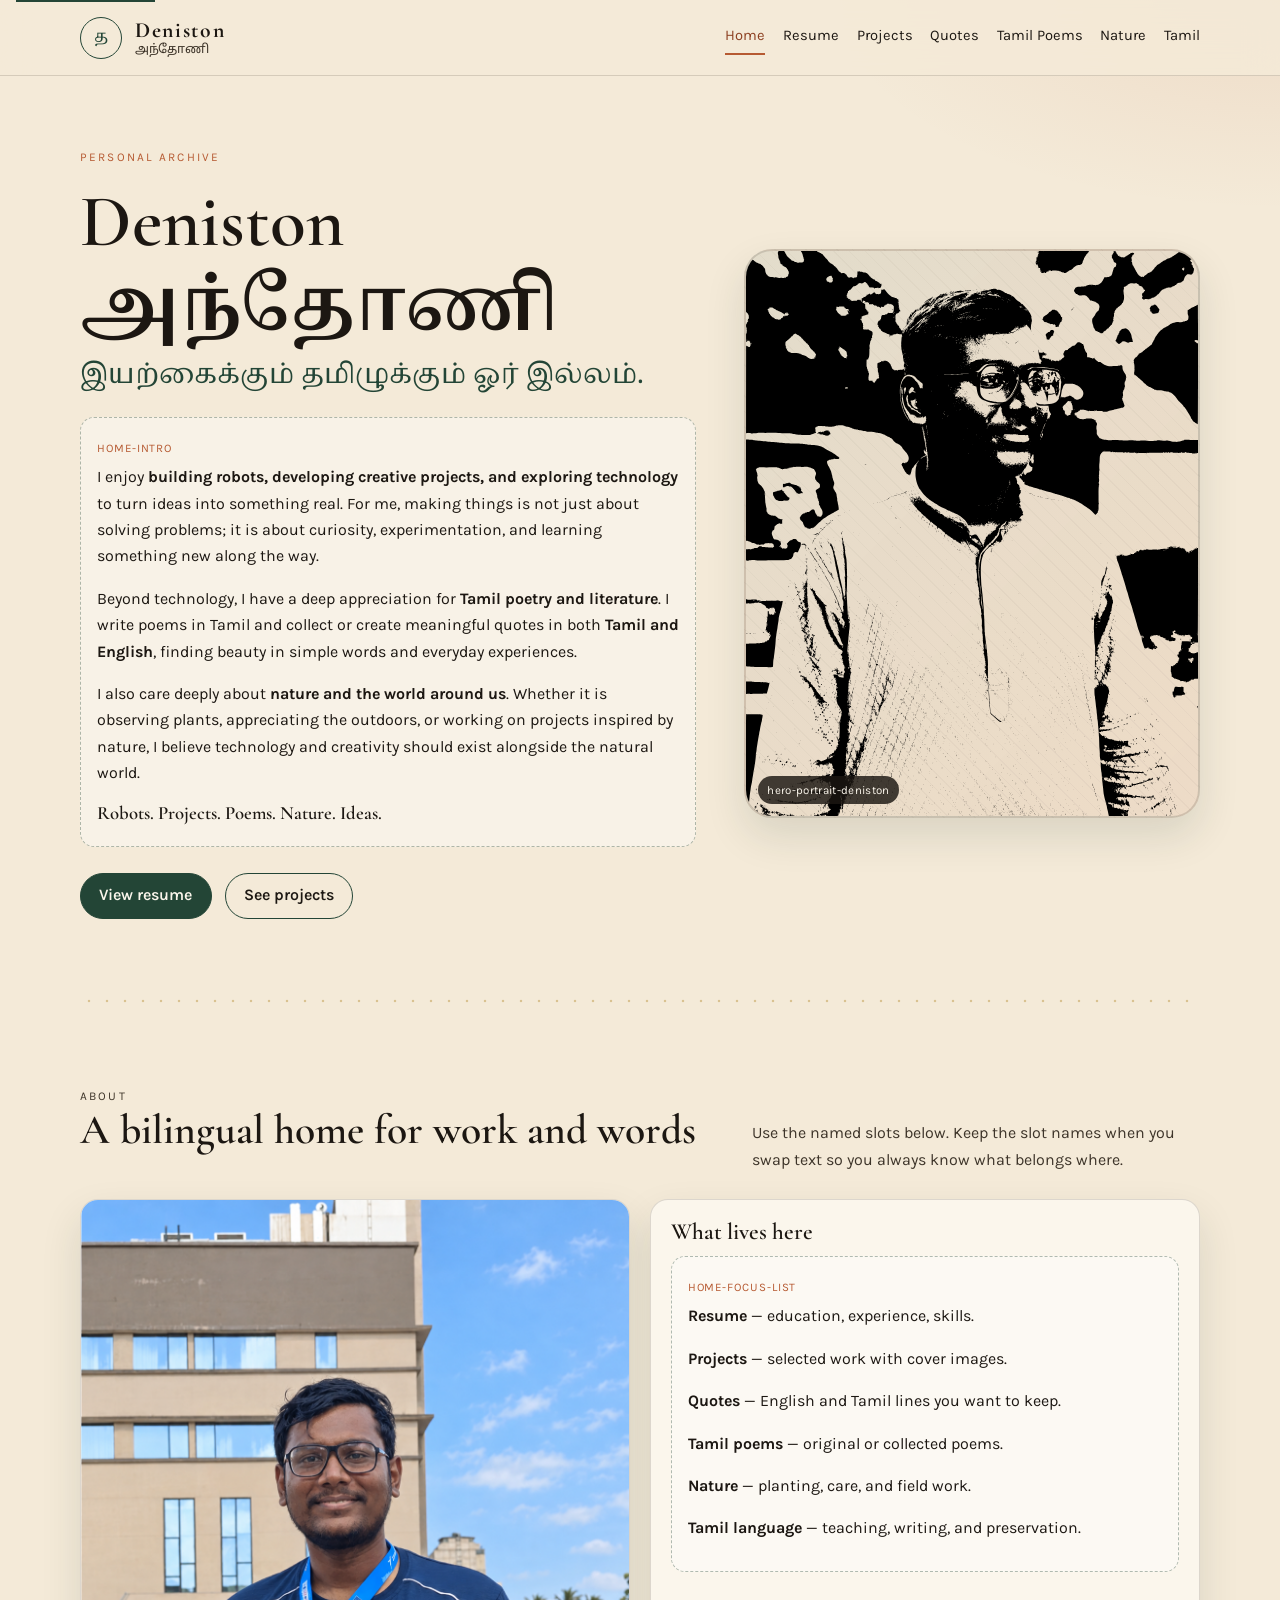
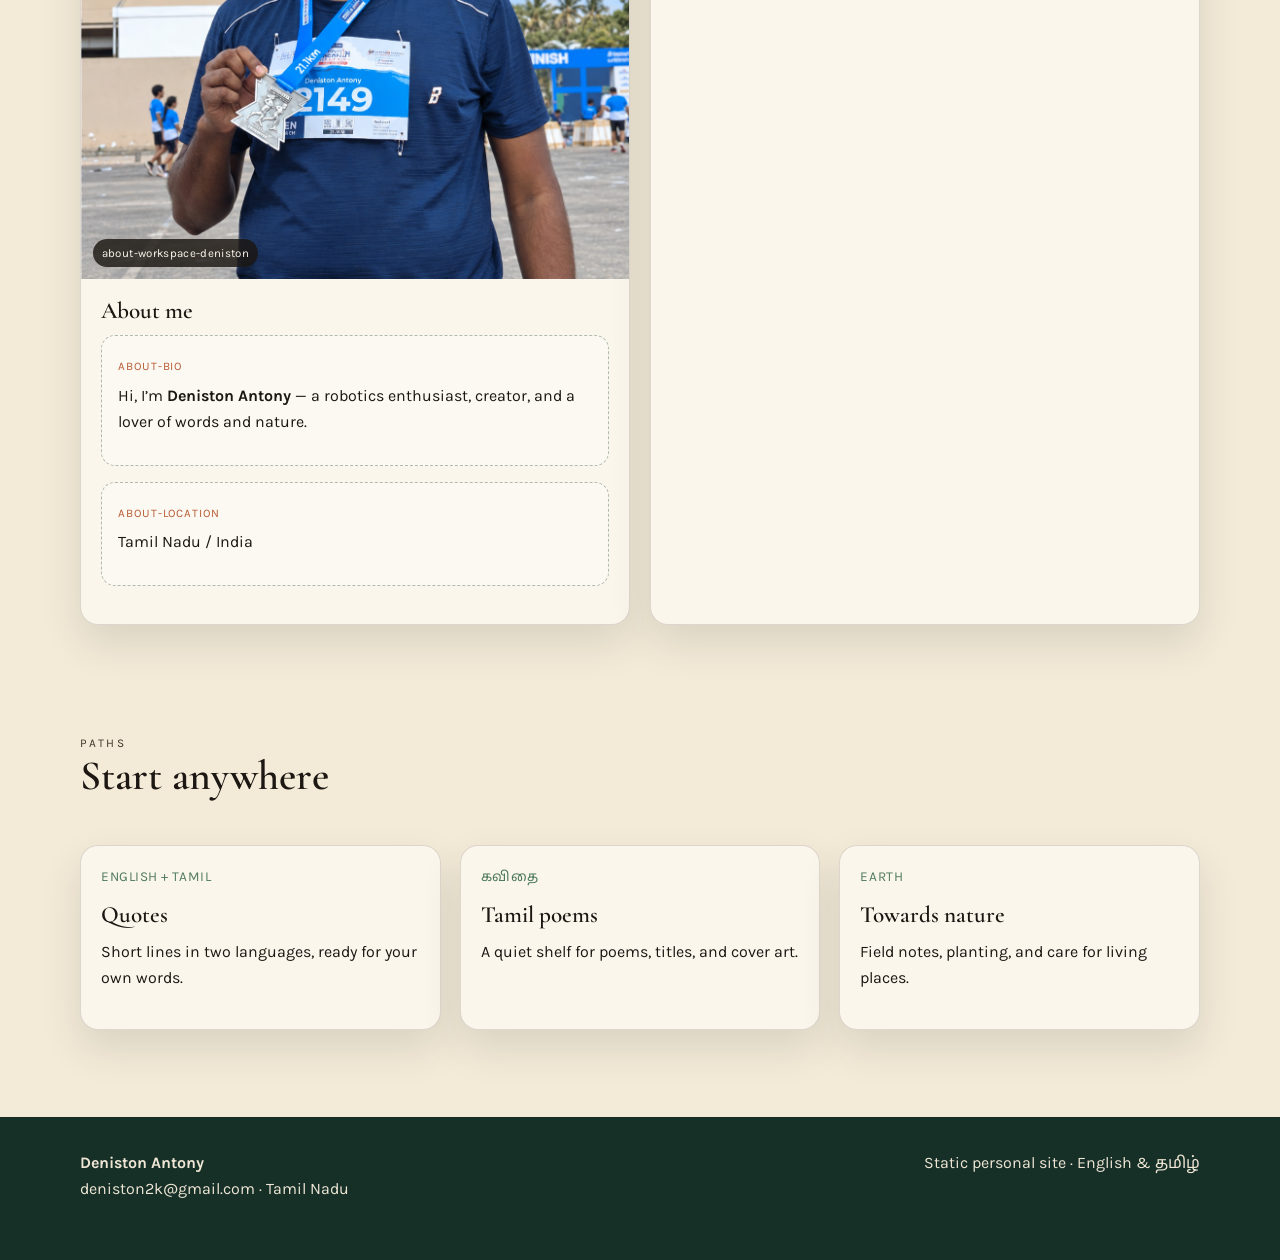
<file: index.html>
<!DOCTYPE html>
<html lang="en">
<head>
  <meta charset="UTF-8">
  <meta name="viewport" content="width=device-width, initial-scale=1.0">
  <link rel="icon" href="images/favicon.svg" type="image/svg+xml">
  <title>Deniston Antony | Home</title>
  <meta name="description" content="Personal website of Deniston — resume, projects, English and Tamil quotes, Tamil poems, and work for nature and the Tamil language.">
  <link rel="preconnect" href="https://fonts.googleapis.com">
  <link rel="preconnect" href="https://fonts.gstatic.com" crossorigin>
  <link href="https://fonts.googleapis.com/css2?family=Cormorant+Garamond:ital,wght@0,500;0,600;0,700;1,500&family=Karla:wght@400;500;600;700&family=Noto+Sans+Tamil:wght@400;500;600&family=Noto+Serif+Tamil:wght@400;600;700&display=swap" rel="stylesheet">
  <link rel="stylesheet" href="css/style.css">
</head>
<body>
  <a class="skip-link" href="#main">Skip to content</a>
  <header class="site-header">
    <div class="header-inner">
      <a class="brand" href="index.html">
        <span class="brand-mark">த</span>
        <span class="brand-name">
          <strong>Deniston </strong>
          <span> அந்தோணி</span>
        </span>
      </a>
      <button class="nav-toggle" type="button" aria-expanded="false" aria-label="Open menu"><span></span><span></span><span></span></button>
      <nav class="site-nav" aria-label="Primary">
        <a href="index.html" aria-current="page">Home</a>
        <a href="resume.html">Resume</a>
        <a href="projects.html">Projects</a>
        <a href="quotes.html">Quotes</a>
        <a href="poems.html">Tamil Poems</a>
        <a href="nature.html">Nature</a>
        <a href="tamil.html">Tamil</a>
      </nav>
    </div>
  </header>

  <main id="main" class="wrap">
    <section class="hero">
      <div>
        <p class="kicker">Personal archive</p>
        <h1>Deniston அந்தோணி</h1>
        <p class="tamil-lead">இயற்கைக்கும் தமிழுக்கும் ஓர் இல்லம்.</p>
        <div class="content-slot">
          <span class="slot-name">home-intro</span>
          

        <p>
            I enjoy <strong>building robots, developing creative projects,
            and exploring technology</strong> to turn ideas into something real.
            For me, making things is not just about solving problems; it is about
            curiosity, experimentation, and learning something new along the way.
        </p>

        <p>
            Beyond technology, I have a deep appreciation for
            <strong>Tamil poetry and literature</strong>. I write poems in Tamil
            and collect or create meaningful quotes in both
            <strong>Tamil and English</strong>, finding beauty in simple words
            and everyday experiences.
        </p>

        <p>
            I also care deeply about <strong>nature and the world around us</strong>.
            Whether it is observing plants, appreciating the outdoors, or working
            on projects inspired by nature, I believe technology and creativity
            should exist alongside the natural world.
        </p>

        <h3>Robots. Projects. Poems. Nature. Ideas.</h3>

        </div>
        <div class="actions">
          <a class="btn btn-primary" href="resume.html">View resume</a>
          <a class="btn btn-ghost" href="projects.html">See projects</a>
        </div>
      </div>
      <figure class="img-slot portrait">
        <img src="images/hero-portrait-deniston.svg" alt="Placeholder named hero-portrait-deniston">
        <figcaption class="slot-badge">hero-portrait-deniston</figcaption>
      </figure>
    </section>

    <div class="kolam" aria-hidden="true"></div>

    <section class="section">
      <div class="section-head">
        <div>
          <p class="kicker">About</p>
          <h2>A bilingual home for work and words</h2>
        </div>
        <p>Use the named slots below. Keep the slot names when you swap text so you always know what belongs where.</p>
      </div>
      <div class="grid-2">
        <article class="card">
          <div class="img-slot wide">
            <img src="images/about-workspace-deniston.png" alt="Placeholder named about-workspace-deniston">
            <span class="slot-badge">about-workspace-deniston</span>
          </div>
          <div class="card-body">
            <h3>About me</h3>
            <div class="content-slot">
              <span class="slot-name">about-bio</span>
              <p>
                Hi, I’m <strong>Deniston Antony</strong> — a robotics enthusiast, creator,
                and a lover of words and nature.
            </p>
            </div>
            <div class="content-slot">
              <span class="slot-name">about-location</span>
              <p>Tamil Nadu / India</p>
            </div>
          </div>
        </article>
        <article class="card">
          <div class="card-body">
            <h3>What lives here</h3>
            <div class="content-slot">
              <span class="slot-name">home-focus-list</span>
              <p><strong>Resume</strong> — education, experience, skills.</p>
              <p><strong>Projects</strong> — selected work with cover images.</p>
              <p><strong>Quotes</strong> — English and Tamil lines you want to keep.</p>
              <p><strong>Tamil poems</strong> — original or collected poems.</p>
              <p><strong>Nature</strong> — planting, care, and field work.</p>
              <p><strong>Tamil language</strong> — teaching, writing, and preservation.</p>
            </div>
          </div>
        </article>
      </div>
    </section>

    <section class="section">
      <div class="section-head">
        <div>
          <p class="kicker">Paths</p>
          <h2>Start anywhere</h2>
        </div>
      </div>
      <div class="grid-3">
        <a class="card" href="quotes.html">
          <div class="card-body">
            <p class="meta">English + Tamil</p>
            <h3>Quotes</h3>
            <p>Short lines in two languages, ready for your own words.</p>
          </div>
        </a>
        <a class="card" href="poems.html">
          <div class="card-body">
            <p class="meta">கவிதை</p>
            <h3>Tamil poems</h3>
            <p>A quiet shelf for poems, titles, and cover art.</p>
          </div>
        </a>
        <a class="card" href="nature.html">
          <div class="card-body">
            <p class="meta">Earth</p>
            <h3>Towards nature</h3>
            <p>Field notes, planting, and care for living places.</p>
          </div>
        </a>
      </div>
    </section>
  </main>

  <footer class="site-footer">
    <div class="footer-inner">
      <div>
        <strong>Deniston Antony</strong>
        <p>deniston2k@gmail.com · Tamil Nadu</p>
      </div>
      <p>Static personal site · English &amp; தமிழ்</p>
    </div>
  </footer>
  <script src="js/main.js"></script>
</body>
</html>
</file>
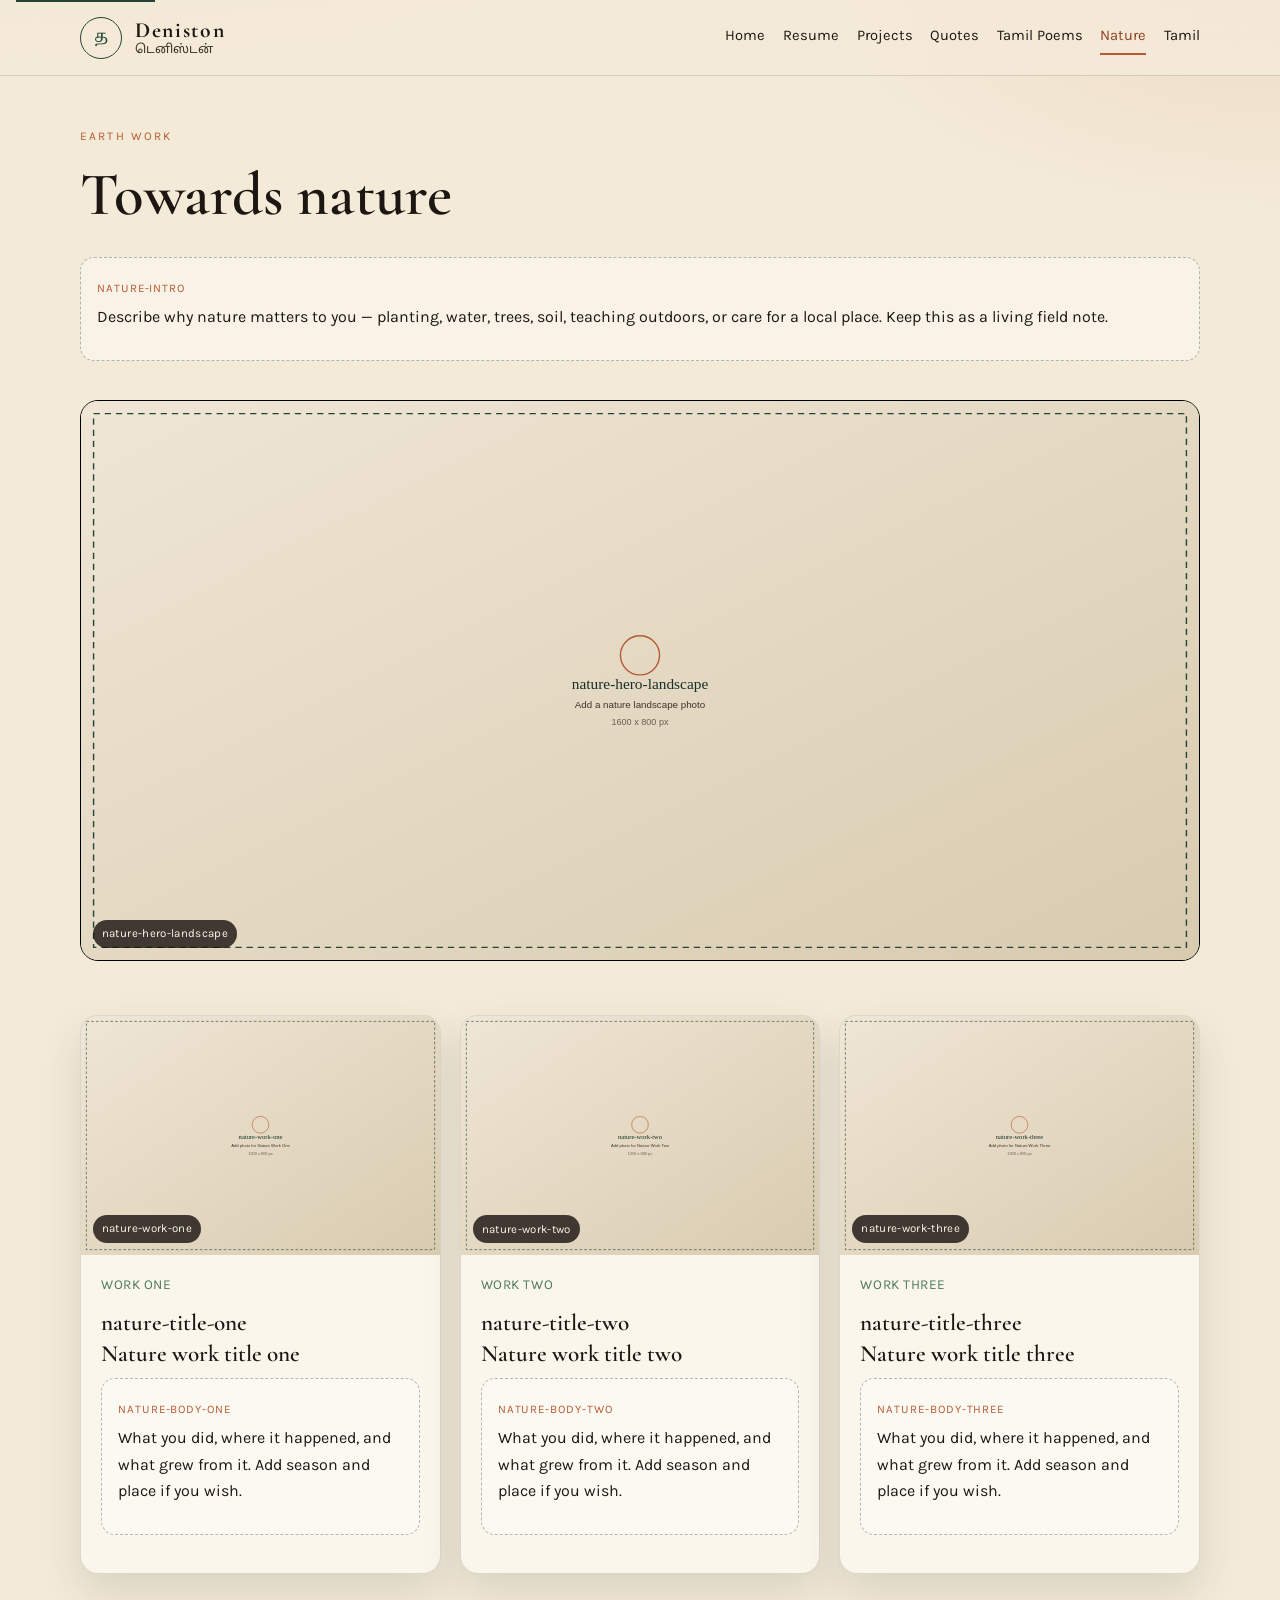
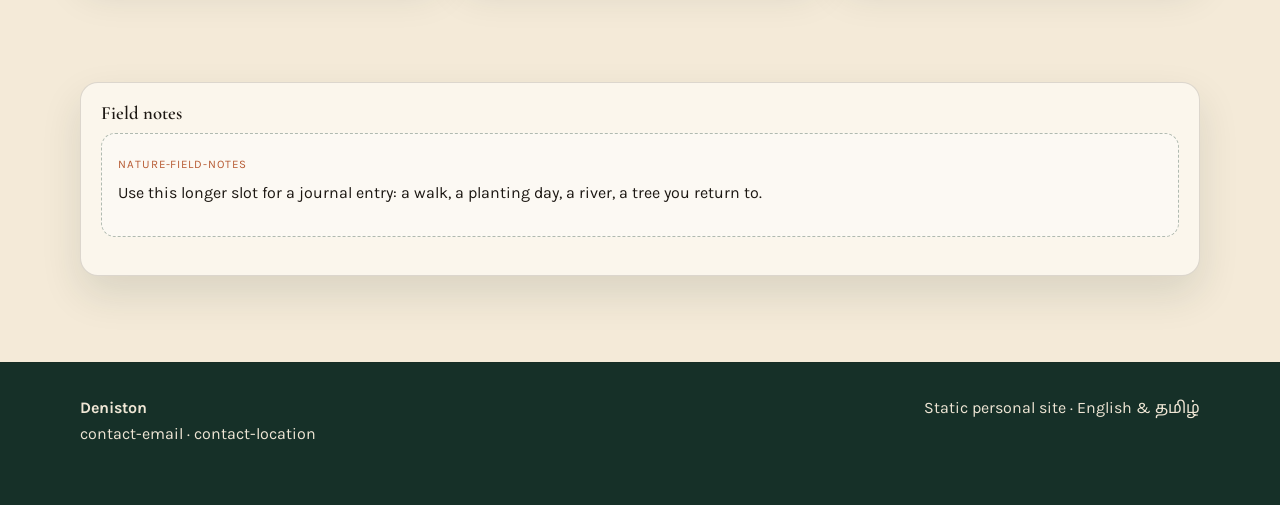
<file: nature.html>
<!DOCTYPE html>
<html lang="en">
<head>
  <meta charset="UTF-8">
  <meta name="viewport" content="width=device-width, initial-scale=1.0">
  <link rel="icon" href="images/favicon.svg" type="image/svg+xml">
  <title>Deniston | Towards Nature</title>
  <link rel="preconnect" href="https://fonts.googleapis.com">
  <link rel="preconnect" href="https://fonts.gstatic.com" crossorigin>
  <link href="https://fonts.googleapis.com/css2?family=Cormorant+Garamond:ital,wght@0,500;0,600;0,700;1,500&family=Karla:wght@400;500;600;700&family=Noto+Sans+Tamil:wght@400;500;600&family=Noto+Serif+Tamil:wght@400;600;700&display=swap" rel="stylesheet">
  <link rel="stylesheet" href="css/style.css">
</head>
<body>
  <a class="skip-link" href="#main">Skip to content</a>
  <header class="site-header">
    <div class="header-inner">
      <a class="brand" href="index.html">
        <span class="brand-mark">த</span>
        <span class="brand-name">
          <strong>Deniston</strong>
          <span>டெனிஸ்டன்</span>
        </span>
      </a>
      <button class="nav-toggle" type="button" aria-expanded="false" aria-label="Open menu"><span></span><span></span><span></span></button>
      <nav class="site-nav" aria-label="Primary">
        <a href="index.html">Home</a>
        <a href="resume.html">Resume</a>
        <a href="projects.html">Projects</a>
        <a href="quotes.html">Quotes</a>
        <a href="poems.html">Tamil Poems</a>
        <a href="nature.html" aria-current="page">Nature</a>
        <a href="tamil.html">Tamil</a>
      </nav>
    </div>
  </header>

  <main id="main" class="wrap">
    <section class="page-hero">
      <p class="kicker">Earth work</p>
      <h1>Towards nature</h1>
      <div class="content-slot">
        <span class="slot-name">nature-intro</span>
        <p>Describe why nature matters to you — planting, water, trees, soil, teaching outdoors, or care for a local place. Keep this as a living field note.</p>
      </div>
    </section>

    <figure class="img-slot banner">
      <img src="images/nature-hero-landscape.svg" alt="Placeholder named nature-hero-landscape">
      <figcaption class="slot-badge">nature-hero-landscape</figcaption>
    </figure>

    <section class="section grid-3">
      <article class="card">
        <div class="img-slot">
          <img src="images/nature-work-one.svg" alt="Placeholder named nature-work-one">
          <span class="slot-badge">nature-work-one</span>
        </div>
        <div class="card-body">
          <p class="meta">Work one</p>
          <h3>
            <span class="slot-name">nature-title-one</span>
            Nature work title one
          </h3>
          <div class="content-slot">
            <span class="slot-name">nature-body-one</span>
            <p>What you did, where it happened, and what grew from it. Add season and place if you wish.</p>
          </div>
        </div>
      </article>

      <article class="card">
        <div class="img-slot">
          <img src="images/nature-work-two.svg" alt="Placeholder named nature-work-two">
          <span class="slot-badge">nature-work-two</span>
        </div>
        <div class="card-body">
          <p class="meta">Work two</p>
          <h3>
            <span class="slot-name">nature-title-two</span>
            Nature work title two
          </h3>
          <div class="content-slot">
            <span class="slot-name">nature-body-two</span>
            <p>What you did, where it happened, and what grew from it. Add season and place if you wish.</p>
          </div>
        </div>
      </article>

      <article class="card">
        <div class="img-slot">
          <img src="images/nature-work-three.svg" alt="Placeholder named nature-work-three">
          <span class="slot-badge">nature-work-three</span>
        </div>
        <div class="card-body">
          <p class="meta">Work three</p>
          <h3>
            <span class="slot-name">nature-title-three</span>
            Nature work title three
          </h3>
          <div class="content-slot">
            <span class="slot-name">nature-body-three</span>
            <p>What you did, where it happened, and what grew from it. Add season and place if you wish.</p>
          </div>
        </div>
      </article>
    </section>

    <section class="section">
      <article class="resume-block">
        <h3>Field notes</h3>
        <div class="content-slot">
          <span class="slot-name">nature-field-notes</span>
          <p>Use this longer slot for a journal entry: a walk, a planting day, a river, a tree you return to.</p>
        </div>
      </article>
    </section>
  </main>

  <footer class="site-footer">
    <div class="footer-inner">
      <div>
        <strong>Deniston</strong>
        <p>contact-email · contact-location</p>
      </div>
      <p>Static personal site · English &amp; தமிழ்</p>
    </div>
  </footer>
  <script src="js/main.js"></script>
</body>
</html>
</file>
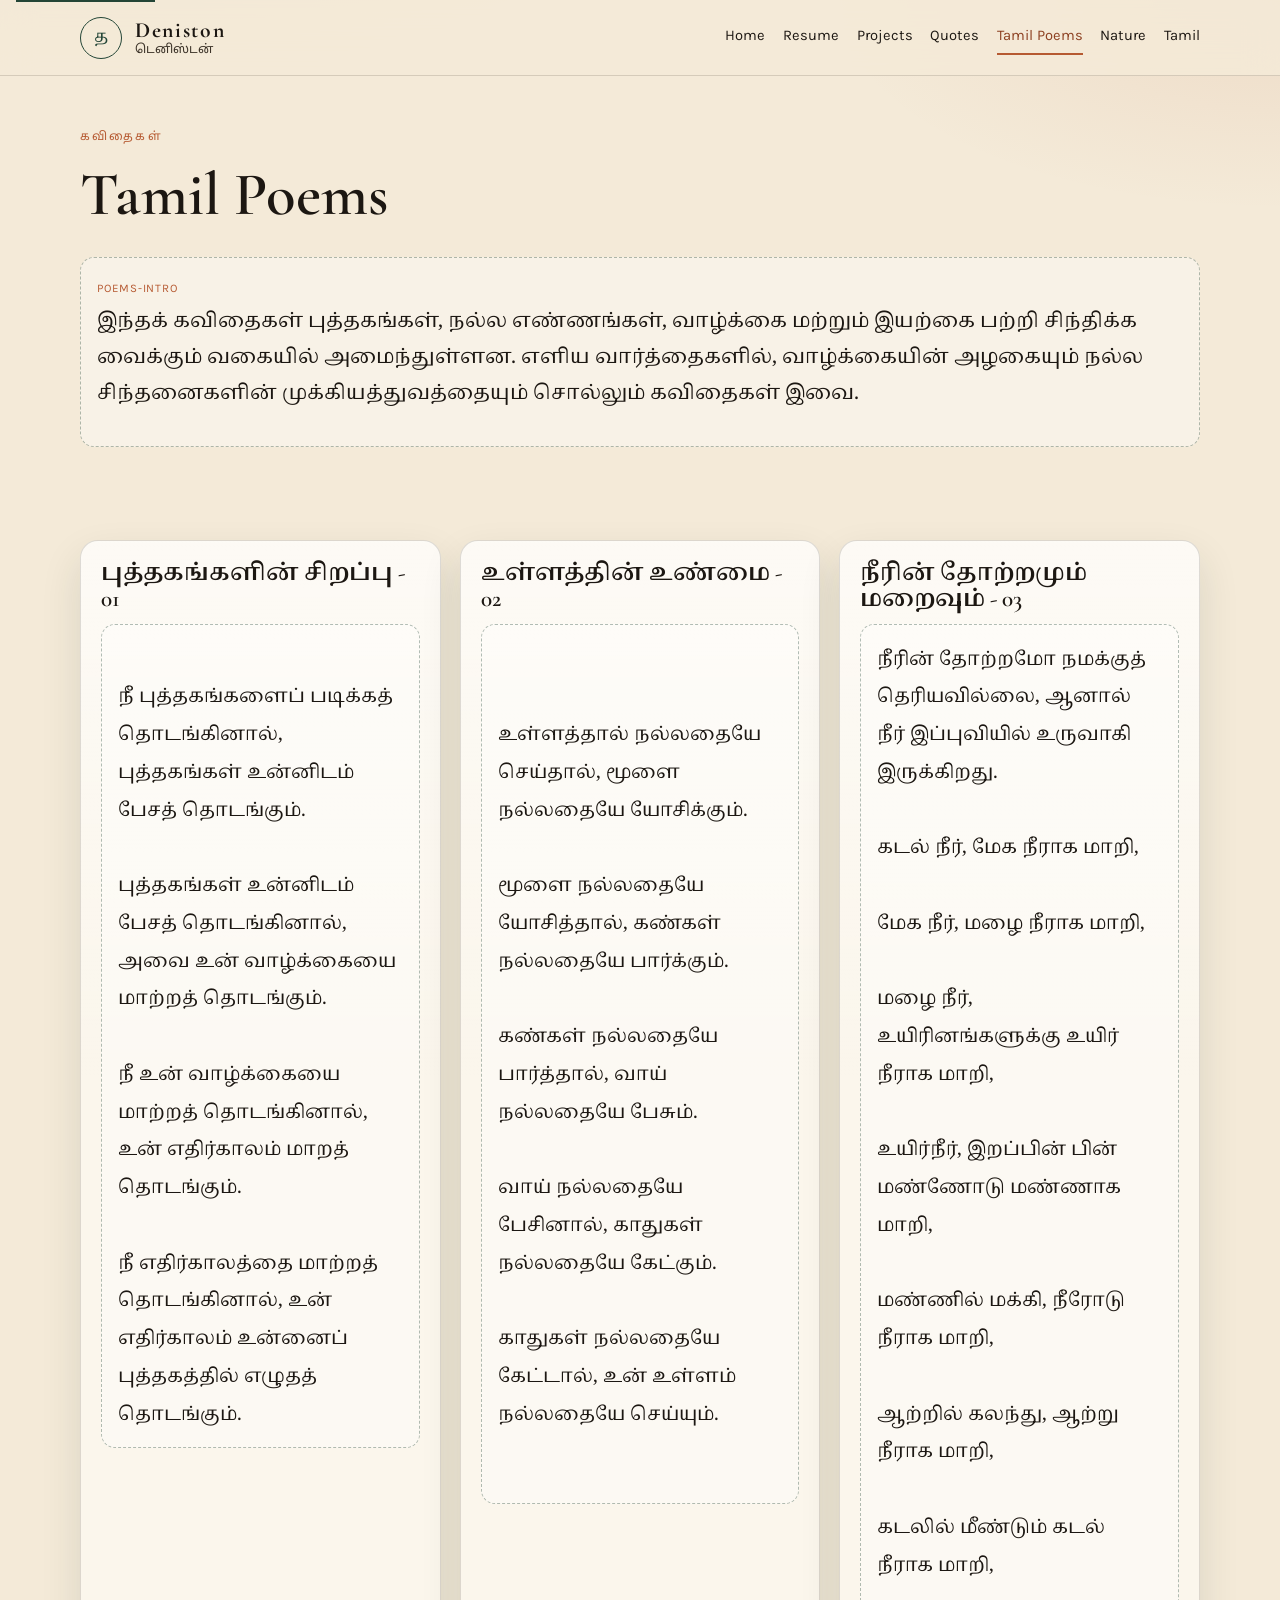
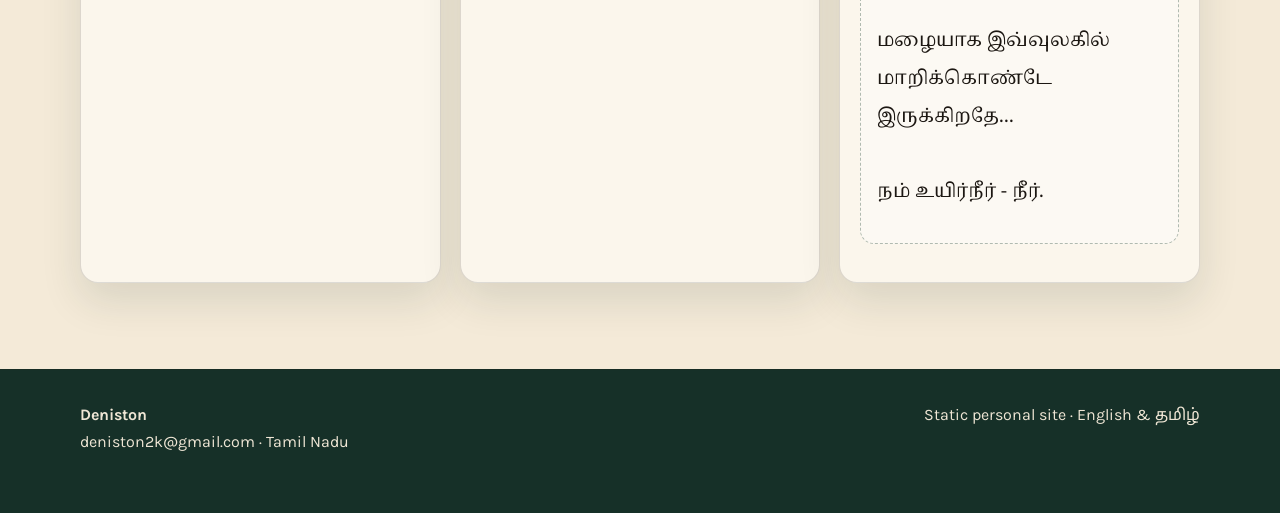
<file: poems.html>
<!DOCTYPE html>
<html lang="ta">
<head>
  <meta charset="UTF-8">
  <meta name="viewport" content="width=device-width, initial-scale=1.0">
  <link rel="icon" href="images/favicon.svg" type="image/svg+xml">
  <title>Deniston | Tamil Poems</title>
  <link rel="preconnect" href="https://fonts.googleapis.com">
  <link rel="preconnect" href="https://fonts.gstatic.com" crossorigin>
  <link href="https://fonts.googleapis.com/css2?family=Cormorant+Garamond:ital,wght@0,500;0,600;0,700;1,500&family=Karla:wght@400;500;600;700&family=Noto+Sans+Tamil:wght@400;500;600&family=Noto+Serif+Tamil:wght@400;600;700&display=swap" rel="stylesheet">
  <link rel="stylesheet" href="css/style.css">
</head>
<body>
  <a class="skip-link" href="#main">Skip to content</a>
  <header class="site-header">
    <div class="header-inner">
      <a class="brand" href="index.html">
        <span class="brand-mark">த</span>
        <span class="brand-name">
          <strong>Deniston</strong>
          <span>டெனிஸ்டன்</span>
        </span>
      </a>
      <button class="nav-toggle" type="button" aria-expanded="false" aria-label="Open menu"><span></span><span></span><span></span></button>
      <nav class="site-nav" aria-label="Primary">
        <a href="index.html">Home</a>
        <a href="resume.html">Resume</a>
        <a href="projects.html">Projects</a>
        <a href="quotes.html">Quotes</a>
        <a href="poems.html" aria-current="page">Tamil Poems</a>
        <a href="nature.html">Nature</a>
        <a href="tamil.html">Tamil</a>
      </nav>
    </div>
  </header>

  <main id="main" class="wrap">
    <section class="page-hero">
      <p class="kicker">கவிதைகள்</p>
      <h1>Tamil Poems</h1>
      <div class="content-slot">
        <span class="slot-name">poems-intro</span>
        <p class="tamil-text">இந்தக் கவிதைகள் புத்தகங்கள், நல்ல எண்ணங்கள், வாழ்க்கை மற்றும் இயற்கை பற்றி சிந்திக்க வைக்கும் வகையில் அமைந்துள்ளன. எளிய வார்த்தைகளில், வாழ்க்கையின் அழகையும் நல்ல சிந்தனைகளின் முக்கியத்துவத்தையும் சொல்லும் கவிதைகள் இவை.</p>
      </div>
    </section>

    <section class="section poem-grid grid-3">
      <article class="poem-card">
        <!-- <div class="img-slot">
          <img src="images/poem-cover-one.svg" alt="Placeholder named poem-cover-one">
          <span class="slot-badge">poem-cover-one</span>
        </div> -->
        <h3>
          <!-- <span class="slot-name">poem-title-one</span> -->
          புத்தகங்களின் சிறப்பு - 01
        </h3>
        <!-- <p class="meta">poem-year-one · ஆண்டு</p> -->
        <div class="content-slot">
          <!-- <span class="slot-name">poem-body-one</span> -->

  <div class="poem-body">
    நீ புத்தகங்களைப் படிக்கத் தொடங்கினால், புத்தகங்கள் உன்னிடம் பேசத் தொடங்கும்.

    புத்தகங்கள் உன்னிடம் பேசத் தொடங்கினால், அவை உன் வாழ்க்கையை மாற்றத் தொடங்கும்.

    நீ உன் வாழ்க்கையை மாற்றத் தொடங்கினால், உன் எதிர்காலம் மாறத் தொடங்கும்.

    நீ எதிர்காலத்தை மாற்றத் தொடங்கினால், உன் எதிர்காலம் உன்னைப் புத்தகத்தில் எழுதத் தொடங்கும்.
  </div>

  
</div>
        </div>

      </article>

      <article class="poem-card">
        <!-- <div class="img-slot">
          <img src="images/poem-cover-two.svg" alt="Placeholder named poem-cover-two">
          <span class="slot-badge">poem-cover-two</span>
        </div> -->
        <h3>
          <!-- <span class="slot-name">poem-title-two</span> -->
          உள்ளத்தின் உண்மை - 02
        </h3>
       
        <div class="content-slot">
          <!-- <span class="slot-name">poem-body-two</span> -->
          <p class="poem-body">

            உள்ளத்தால் நல்லதையே செய்தால், மூளை நல்லதையே யோசிக்கும்.
            
            மூளை நல்லதையே யோசித்தால், கண்கள் நல்லதையே பார்க்கும்.
            
            கண்கள் நல்லதையே பார்த்தால், வாய் நல்லதையே பேசும்.
            
            வாய் நல்லதையே பேசினால், காதுகள் நல்லதையே கேட்கும்.
            
            காதுகள் நல்லதையே கேட்டால், உன் உள்ளம் நல்லதையே செய்யும்.
            
      </p>
      
        </div>

      </article>

      <article class="poem-card">
        <!-- <div class="img-slot">
          <img src="images/poem-cover-three.svg" alt="Placeholder named poem-cover-three">
          <span class="slot-badge">poem-cover-three</span>
        </div> -->
        <h3>
          <!-- <span class="slot-name">poem-title-three</span> -->
          நீரின் தோற்றமும் மறைவும் - 03
        </h3>
      
        <div class="content-slot">
          <!-- <span class="slot-name">poem-body-three</span> -->
          <p class="poem-body">நீரின் தோற்றமோ நமக்குத் தெரியவில்லை, ஆனால் நீர் இப்புவியில் உருவாகி இருக்கிறது.

            கடல் நீர், மேக நீராக மாறி,
            
            மேக நீர், மழை நீராக மாறி,
            
            மழை நீர், உயிரினங்களுக்கு உயிர் நீராக மாறி,
            
            உயிர்நீர், இறப்பின் பின் மண்ணோடு மண்ணாக மாறி,
            
            மண்ணில் மக்கி, நீரோடு நீராக மாறி,
            
            ஆற்றில் கலந்து, ஆற்று நீராக மாறி,
            
            கடலில் மீண்டும் கடல் நீராக மாறி,
            
            மழையாக இவ்வுலகில் மாறிக்கொண்டே இருக்கிறதே... 
            
            நம் உயிர்நீர் - நீர்.</p>
            
        </div>
      </article>
    </section>
  </main>

  <footer class="site-footer">
    <div class="footer-inner">
      <div>
        <strong>Deniston</strong>
        <p>deniston2k@gmail.com · Tamil Nadu</p>
      </div>
      <p>Static personal site · English &amp; தமிழ்</p>
    </div>
  </footer>
  <script src="js/main.js"></script>
</body>
</html>
</file>
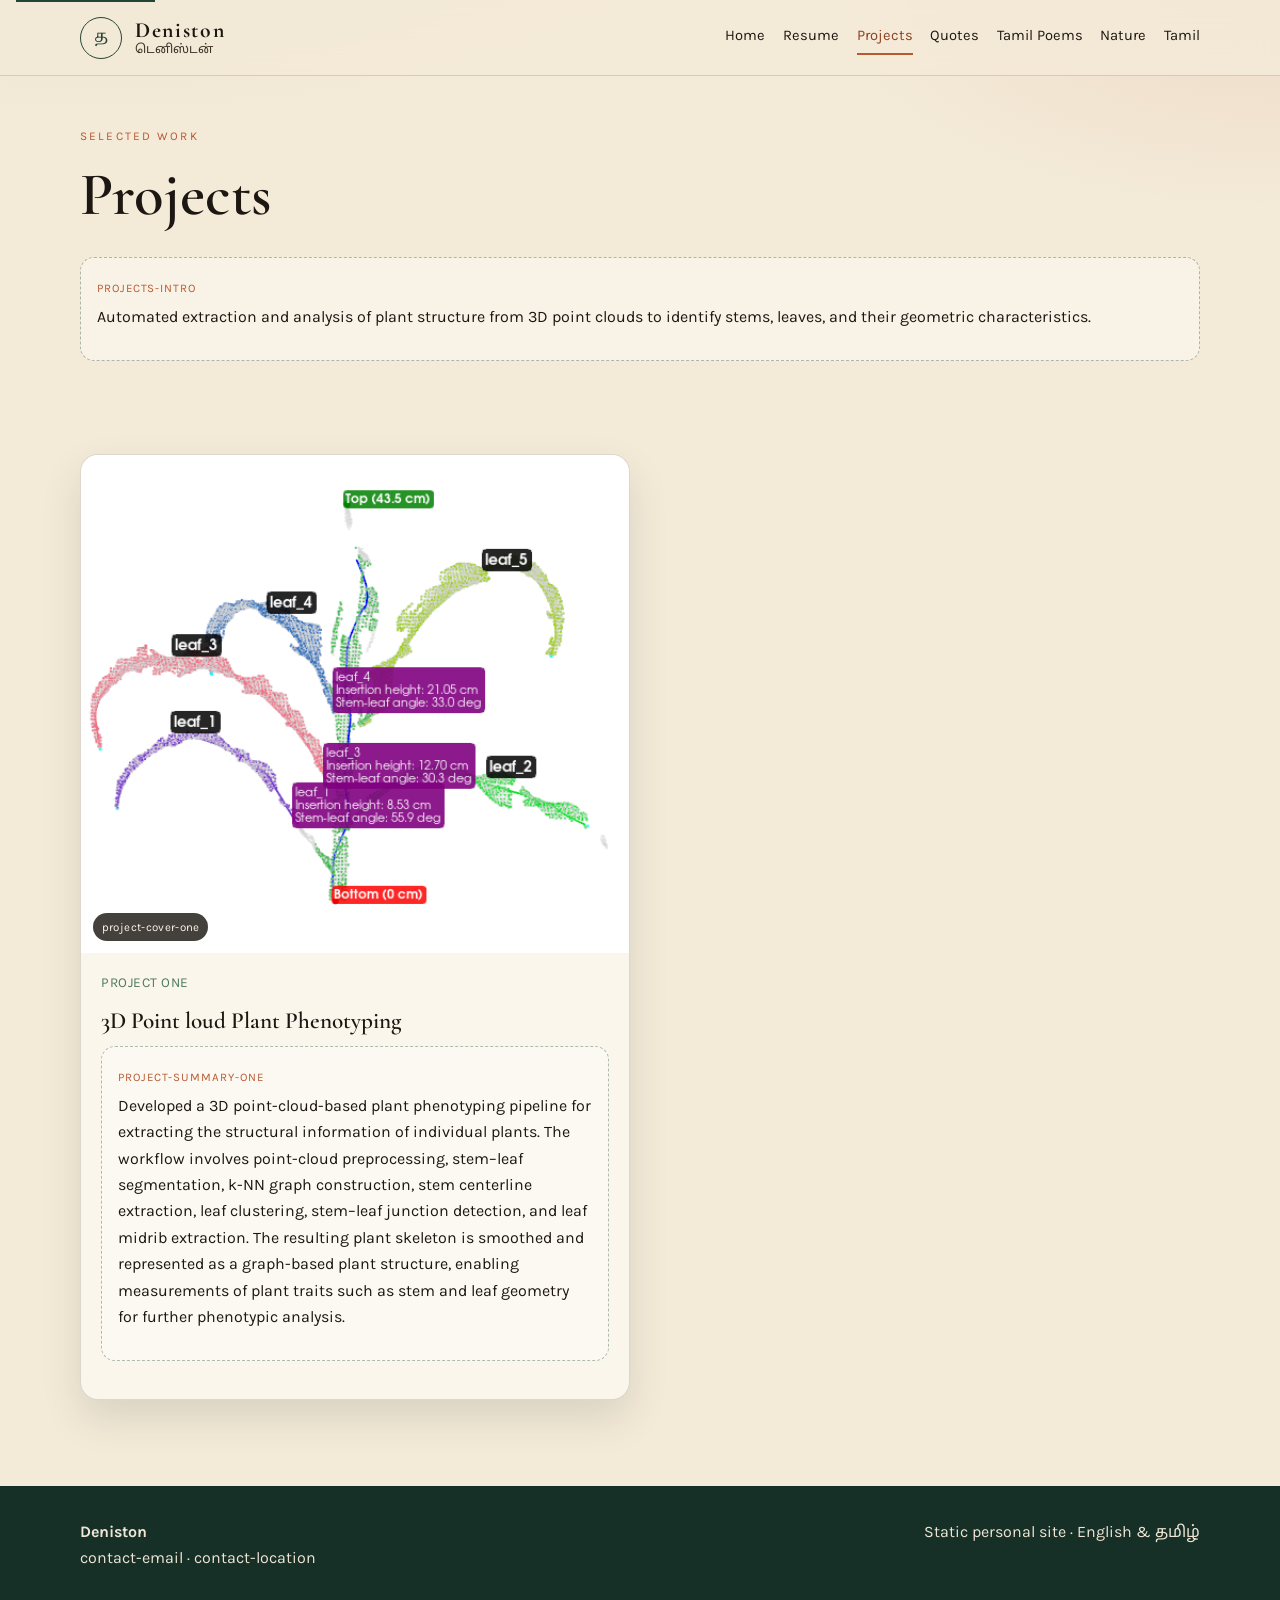
<file: projects.html>
<!DOCTYPE html>
<html lang="en">
<head>
  <meta charset="UTF-8">
  <meta name="viewport" content="width=device-width, initial-scale=1.0">
  <link rel="icon" href="images/favicon.svg" type="image/svg+xml">
  <title>Deniston | Projects</title>
  <link rel="preconnect" href="https://fonts.googleapis.com">
  <link rel="preconnect" href="https://fonts.gstatic.com" crossorigin>
  <link href="https://fonts.googleapis.com/css2?family=Cormorant+Garamond:ital,wght@0,500;0,600;0,700;1,500&family=Karla:wght@400;500;600;700&family=Noto+Sans+Tamil:wght@400;500;600&family=Noto+Serif+Tamil:wght@400;600;700&display=swap" rel="stylesheet">
  <link rel="stylesheet" href="css/style.css">
</head>
<body>
  <a class="skip-link" href="#main">Skip to content</a>
  <header class="site-header">
    <div class="header-inner">
      <a class="brand" href="index.html">
        <span class="brand-mark">த</span>
        <span class="brand-name">
          <strong>Deniston</strong>
          <span>டெனிஸ்டன்</span>
        </span>
      </a>
      <button class="nav-toggle" type="button" aria-expanded="false" aria-label="Open menu"><span></span><span></span><span></span></button>
      <nav class="site-nav" aria-label="Primary">
        <a href="index.html">Home</a>
        <a href="resume.html">Resume</a>
        <a href="projects.html" aria-current="page">Projects</a>
        <a href="quotes.html">Quotes</a>
        <a href="poems.html">Tamil Poems</a>
        <a href="nature.html">Nature</a>
        <a href="tamil.html">Tamil</a>
      </nav>
    </div>
  </header>

  <main id="main" class="wrap">
    <section class="page-hero">
      <p class="kicker">Selected work</p>
      <h1>Projects</h1>
      <div class="content-slot">
        <span class="slot-name">projects-intro</span>
        <p>Automated extraction and analysis of plant structure from 3D point clouds to identify stems, leaves, and their geometric characteristics.</p>
      </div>
    </section>

    <section class="section grid-2">
      <article class="card">
        <div class="img-slot wide">
          <img src="images/project-cover-one.png" alt="Placeholder named project-cover-one">
          <span class="slot-badge">project-cover-one</span>
        </div>
        <div class="card-body">
          <p class="meta">Project one</p>
          <h3>
            <span class="slot-name">3D Point loud Plant Phenotyping</span>
          </h3>
          <div class="content-slot">
            <span class="slot-name">project-summary-one</span>
            <p>Developed a 3D point-cloud-based plant phenotyping pipeline for extracting the structural information of individual plants. The workflow involves point-cloud preprocessing, stem–leaf segmentation, k-NN graph construction, stem centerline extraction, leaf clustering, stem–leaf junction detection, and leaf midrib extraction. The resulting plant skeleton is smoothed and represented as a graph-based plant structure, enabling measurements of plant traits such as stem and leaf geometry for further phenotypic analysis.

            </p>
          </div>
          <!-- <div class="content-slot">
            <span class="slot-name">Project in one line</span>
            <p>Automated extraction and analysis of plant structure from 3D point clouds to identify stems, leaves, and their geometric characteristics.</p>
          </div>
        </div> -->
      </article>

      <!-- <article class="card">
        <div class="img-slot wide">
          <img src="images/project-cover-two.svg" alt="Placeholder named project-cover-two">
          <span class="slot-badge">project-cover-two</span>
        </div>
        <div class="card-body">
          <p class="meta">Project two</p>
          <h3>
            <span class="slot-name">project-title-two</span>
            Project title two
          </h3>
          <div class="content-slot">
            <span class="slot-name">project-summary-two</span>
            <p>Short summary of the second project, the problem it addresses, and your role.</p>
          </div>
          <div class="content-slot">
            <span class="slot-name">project-link-two</span>
            <p>Add a live site, repository, or document link here.</p>
          </div>
        </div>
      </article>

      <article class="card">
        <div class="img-slot wide">
          <img src="images/project-cover-three.svg" alt="Placeholder named project-cover-three">
          <span class="slot-badge">project-cover-three</span>
        </div>
        <div class="card-body">
          <p class="meta">Project three</p>
          <h3>
            <span class="slot-name">project-title-three</span>
            Project title three
          </h3>
          <div class="content-slot">
            <span class="slot-name">project-summary-three</span>
            <p>Short summary of the third project, the problem it addresses, and your role.</p>
          </div>
          <div class="content-slot">
            <span class="slot-name">project-link-three</span>
            <p>Add a live site, repository, or document link here.</p>
          </div>
        </div>
      </article>

      <article class="card">
        <div class="img-slot wide">
          <img src="images/project-cover-four.svg" alt="Placeholder named project-cover-four">
          <span class="slot-badge">project-cover-four</span>
        </div>
        <div class="card-body">
          <p class="meta">Project four</p>
          <h3>
            <span class="slot-name">project-title-four</span>
            Project title four
          </h3>
          <div class="content-slot">
            <span class="slot-name">project-summary-four</span>
            <p>Short summary of the fourth project, the problem it addresses, and your role.</p>
          </div>
          <div class="content-slot">
            <span class="slot-name">project-link-four</span>
            <p>Add a live site, repository, or document link here.</p>
          </div>
        </div>
      </article> -->
    </section>
  </main>

  <footer class="site-footer">
    <div class="footer-inner">
      <div>
        <strong>Deniston</strong>
        <p>contact-email · contact-location</p>
      </div>
      <p>Static personal site · English &amp; தமிழ்</p>
    </div>
  </footer>
  <script src="js/main.js"></script>
</body>
</html>
</file>
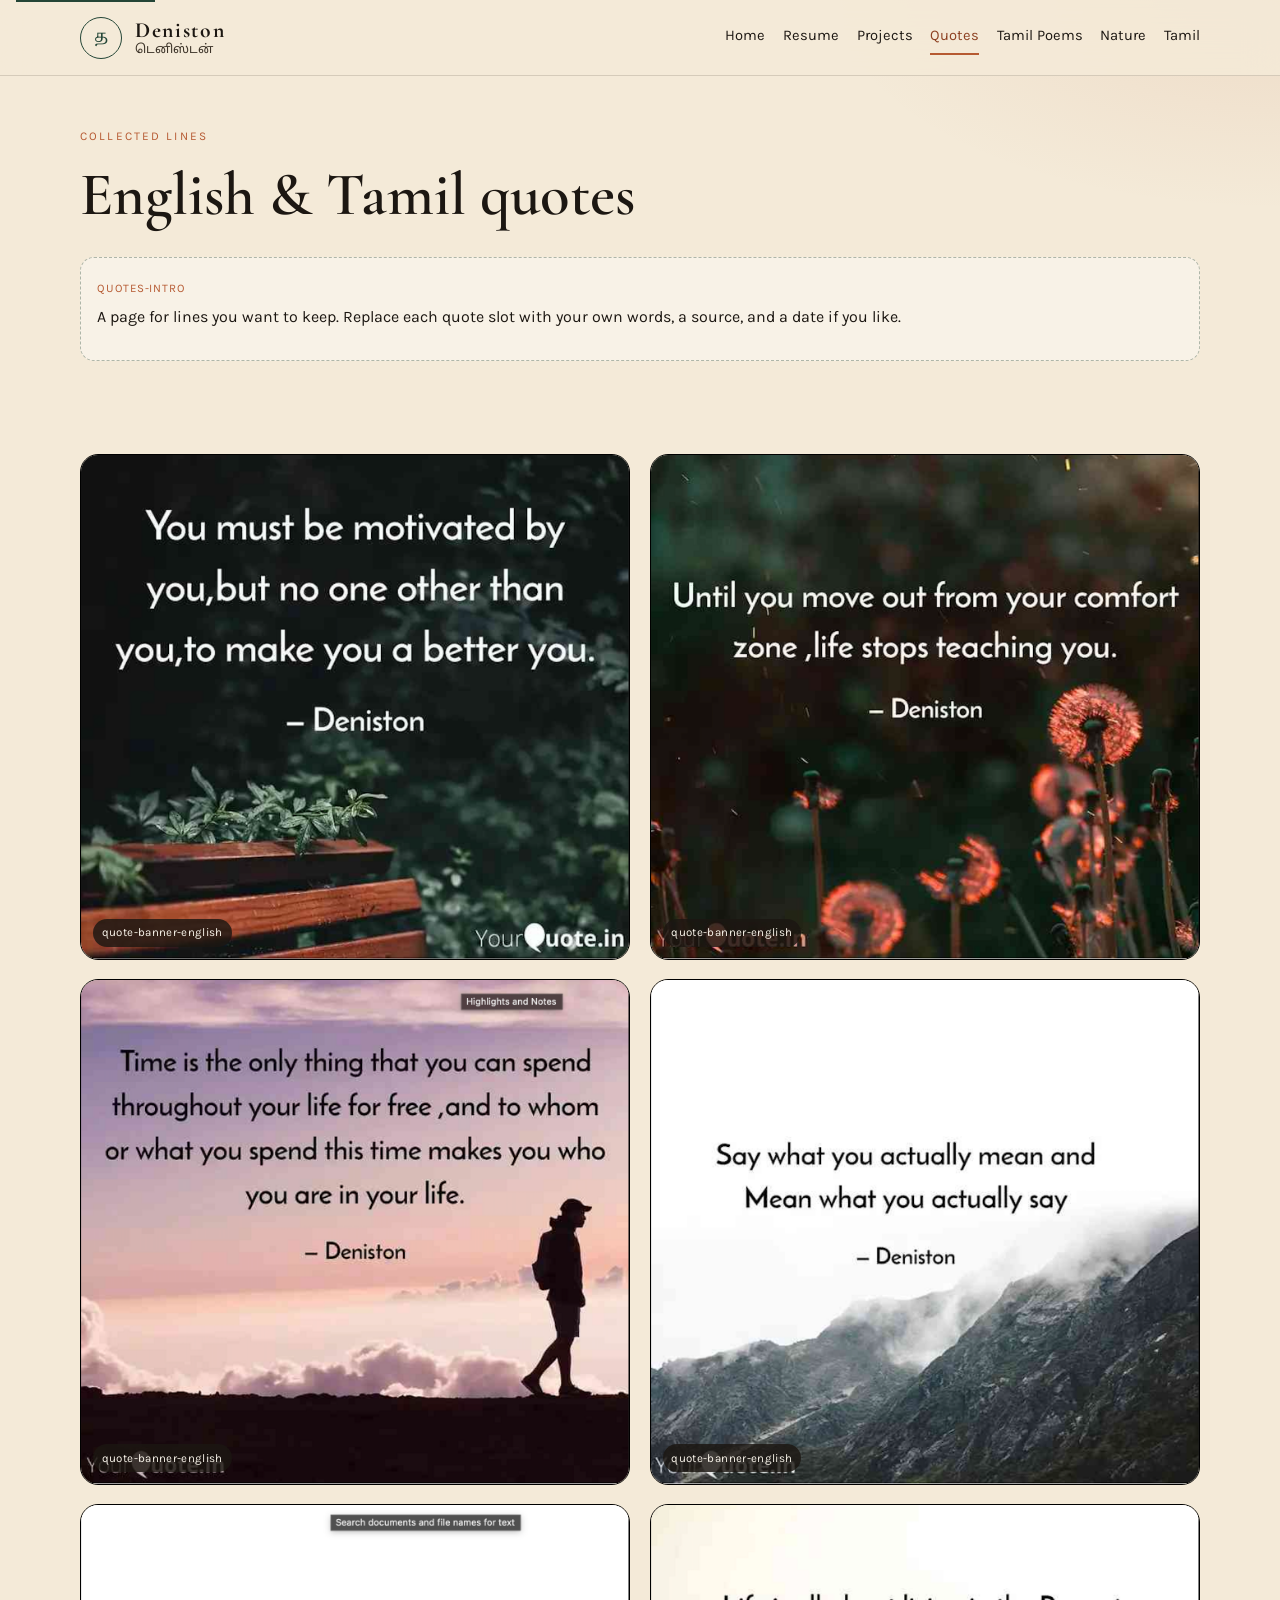
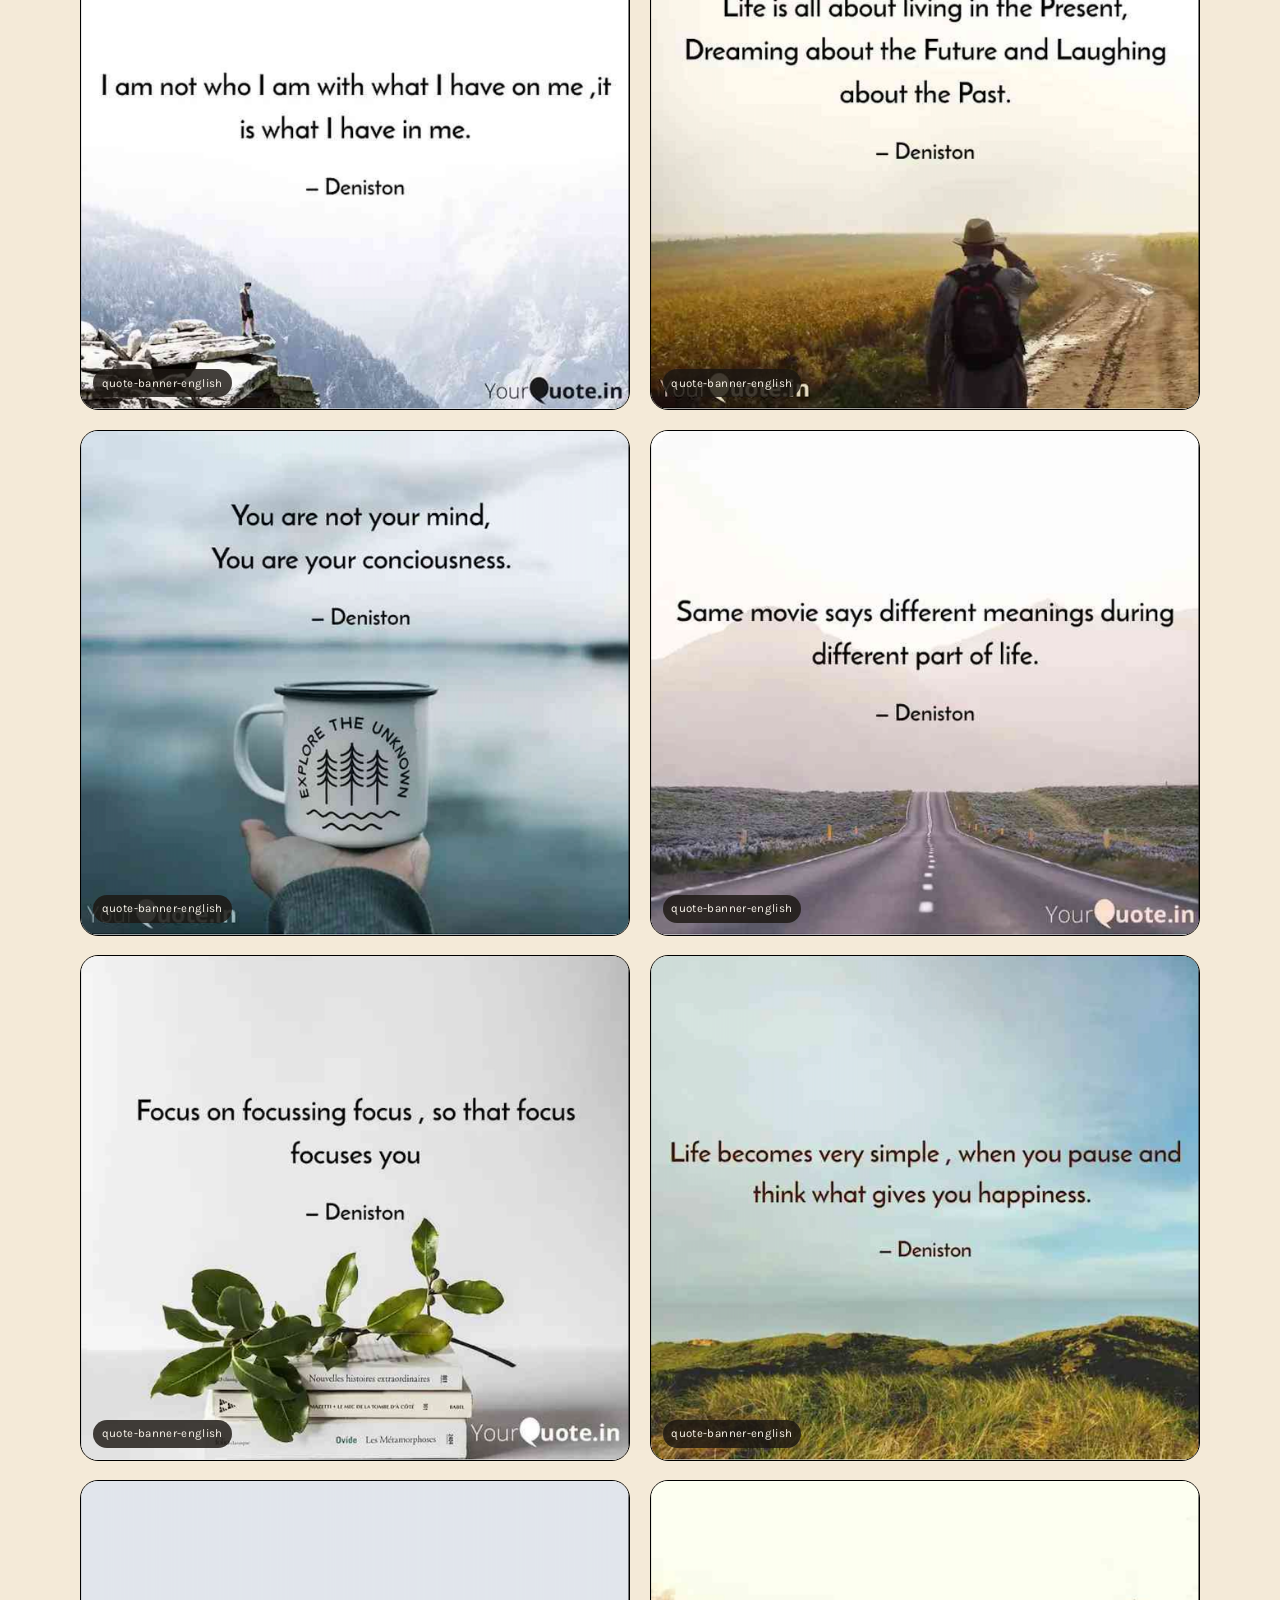
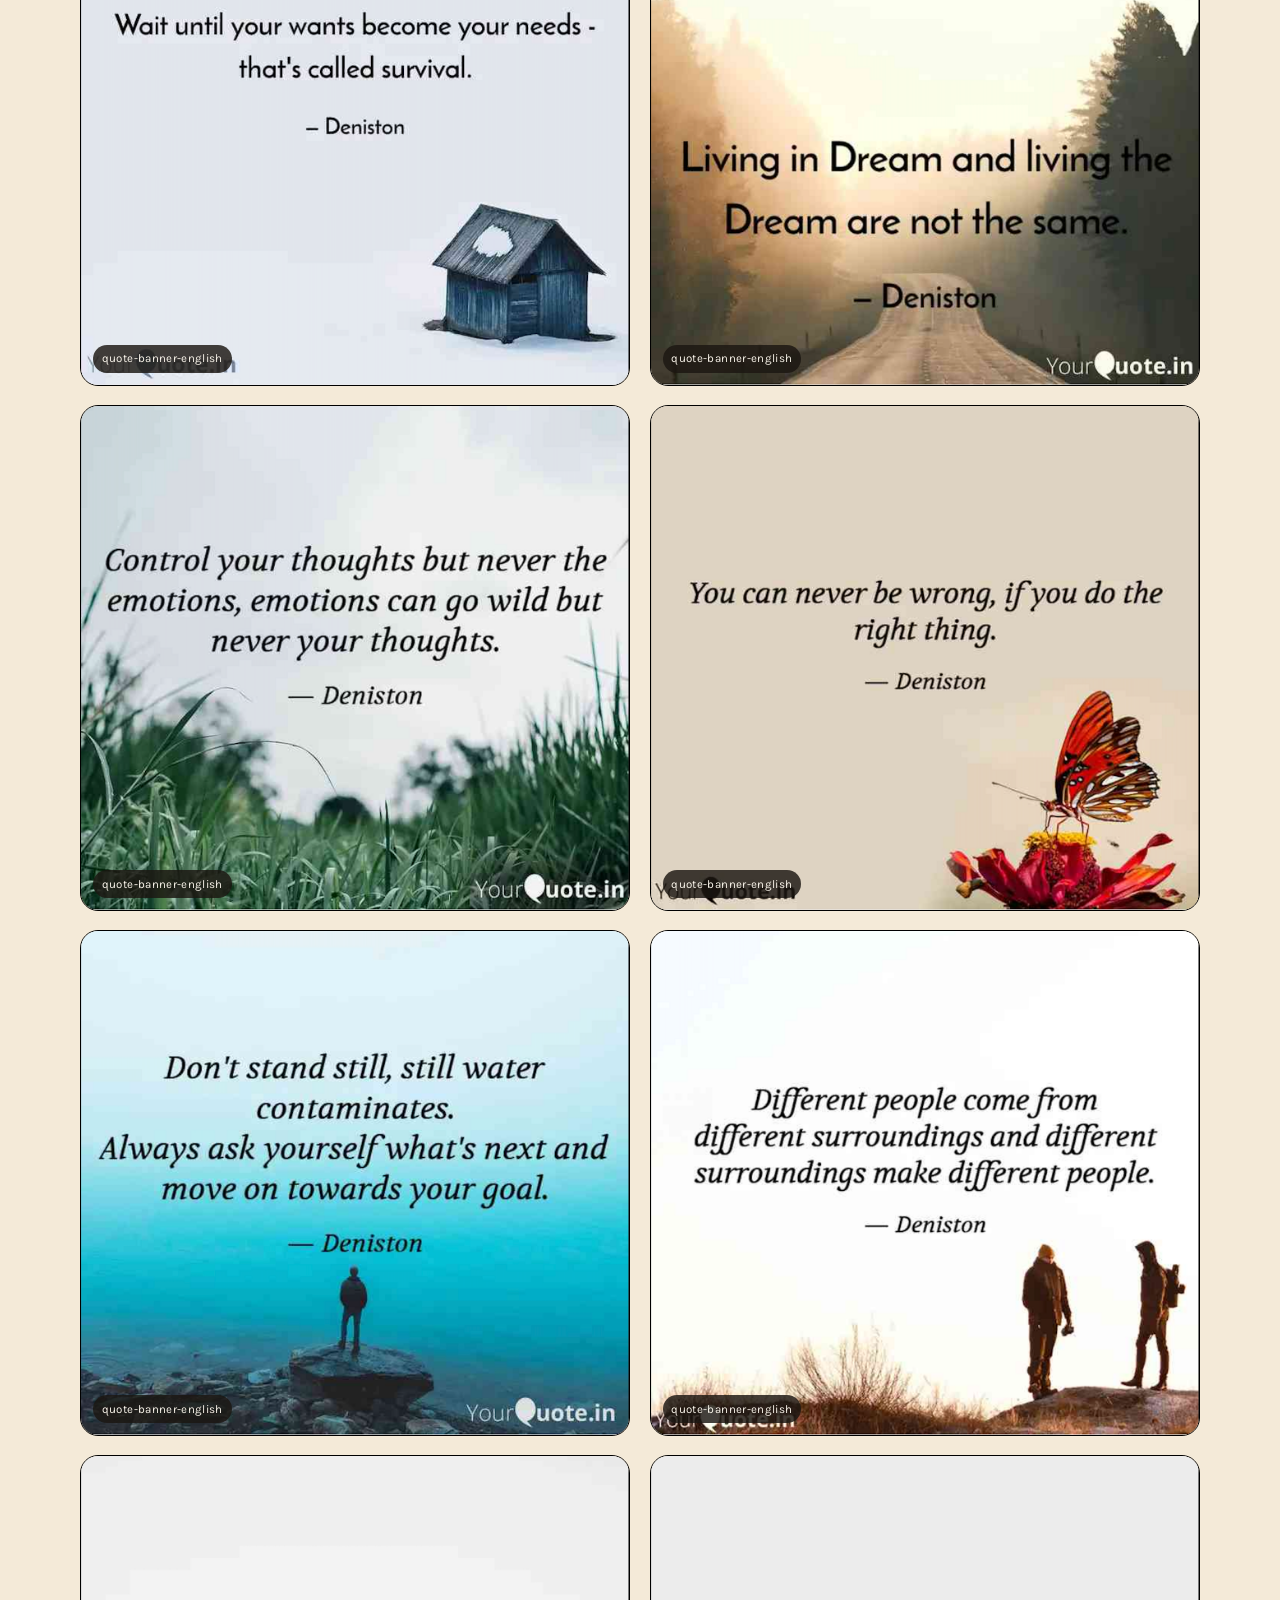
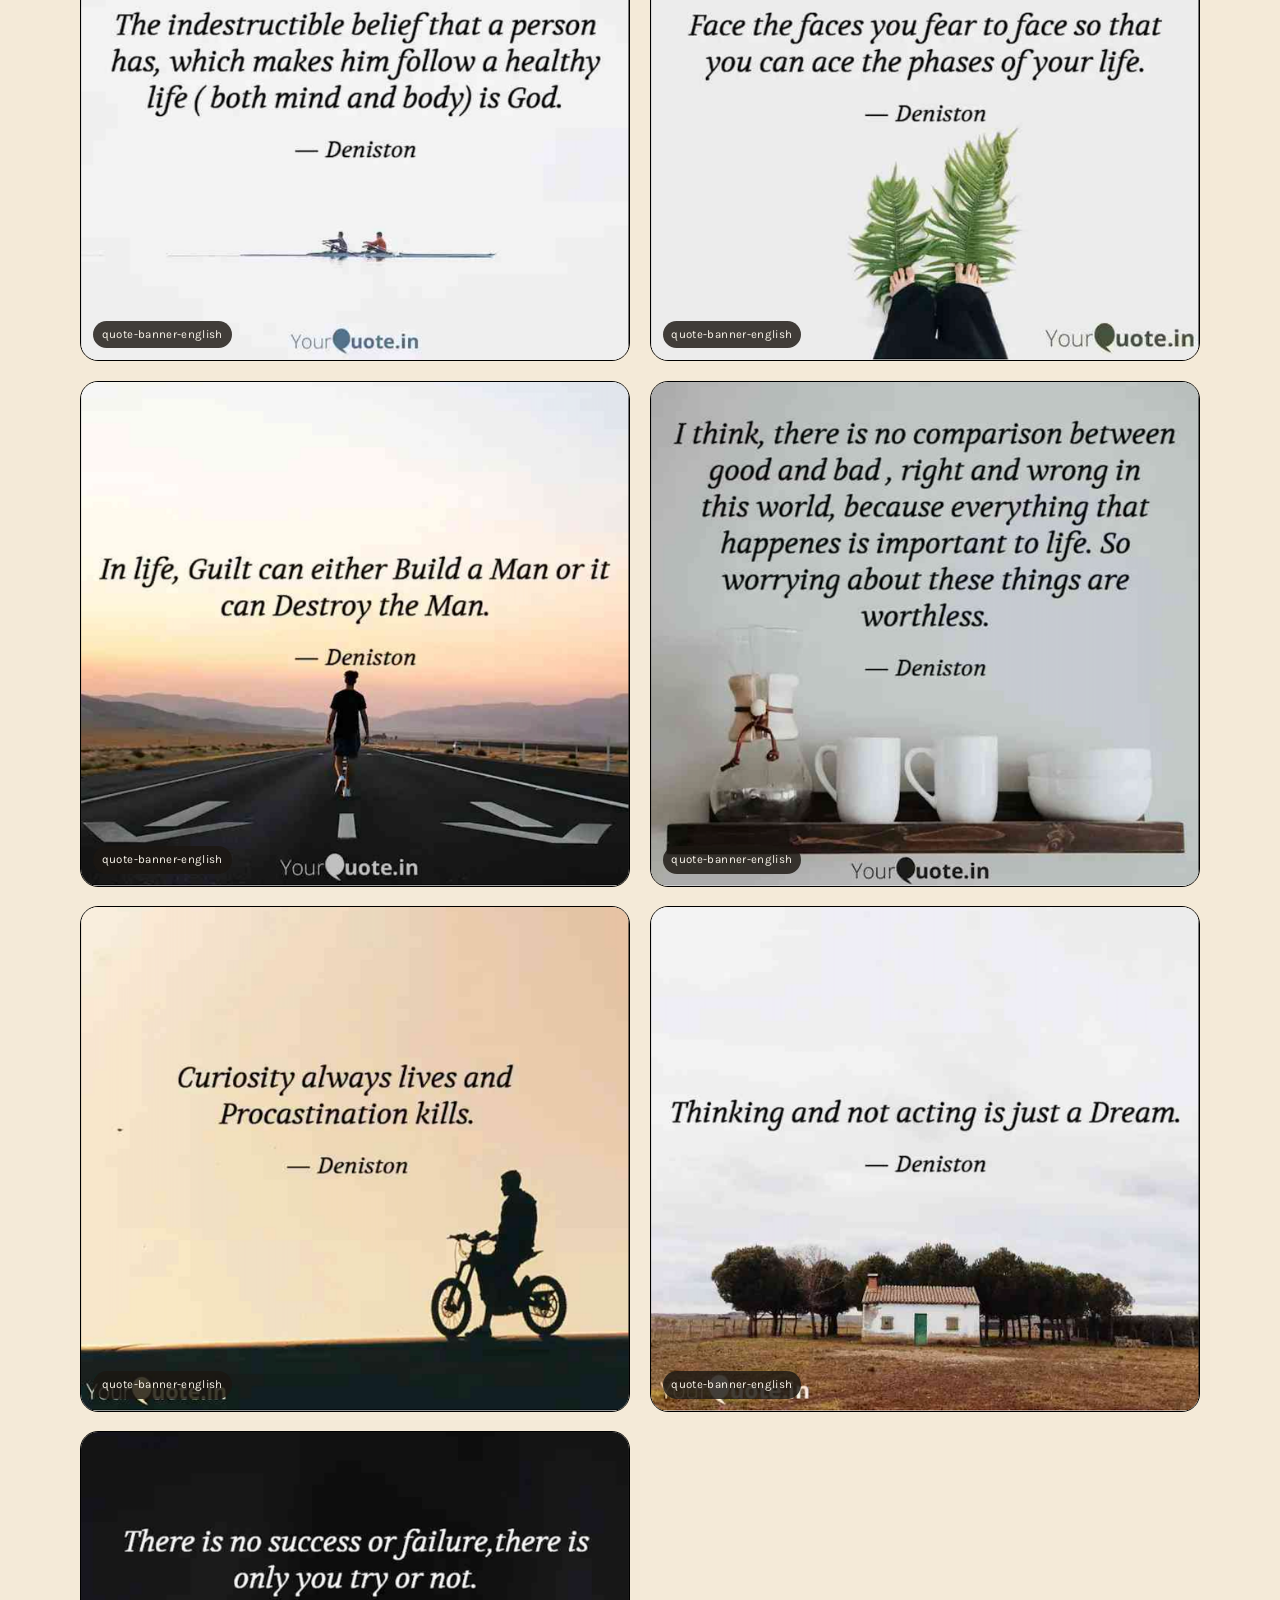
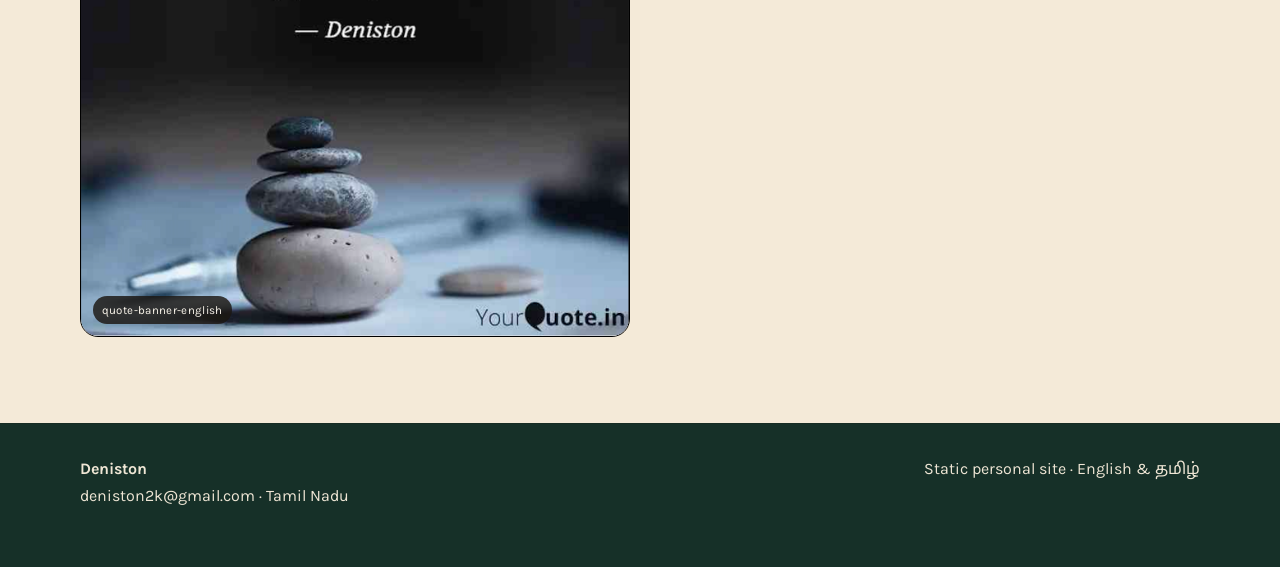
<file: quotes.html>
<!DOCTYPE html>
<html lang="en">
<head>
  <meta charset="UTF-8">
  <meta name="viewport" content="width=device-width, initial-scale=1.0">
  <link rel="icon" href="images/favicon.svg" type="image/svg+xml">
  <title>Deniston | Quotes</title>
  <link rel="preconnect" href="https://fonts.googleapis.com">
  <link rel="preconnect" href="https://fonts.gstatic.com" crossorigin>
  <link href="https://fonts.googleapis.com/css2?family=Cormorant+Garamond:ital,wght@0,500;0,600;0,700;1,500&family=Karla:wght@400;500;600;700&family=Noto+Sans+Tamil:wght@400;500;600&family=Noto+Serif+Tamil:wght@400;600;700&display=swap" rel="stylesheet">
  <link rel="stylesheet" href="css/style.css">
</head>
<body>
  <a class="skip-link" href="#main">Skip to content</a>
  <header class="site-header">
    <div class="header-inner">
      <a class="brand" href="index.html">
        <span class="brand-mark">த</span>
        <span class="brand-name">
          <strong>Deniston</strong>
          <span>டெனிஸ்டன்</span>
        </span>
      </a>
      <button class="nav-toggle" type="button" aria-expanded="false" aria-label="Open menu"><span></span><span></span><span></span></button>
      <nav class="site-nav" aria-label="Primary">
        <a href="index.html">Home</a>
        <a href="resume.html">Resume</a>
        <a href="projects.html">Projects</a>
        <a href="quotes.html" aria-current="page">Quotes</a>
        <a href="poems.html">Tamil Poems</a>
        <a href="nature.html">Nature</a>
        <a href="tamil.html">Tamil</a>
      </nav>
    </div>
  </header>

  <main id="main" class="wrap">
    <section class="page-hero">
      <p class="kicker">Collected lines</p>
      <h1>English &amp; Tamil quotes</h1>
      <div class="content-slot">
        <span class="slot-name">quotes-intro</span>
        <p>A page for lines you want to keep. Replace each quote slot with your own words, a source, and a date if you like.</p>
      </div>
    </section>

    <section class="section grid-2">
      <figure class="img-slot banner">
        <img src="images/quote_01.png" alt="Placeholder named quote-banner-english">
        <figcaption class="slot-badge">quote-banner-english</figcaption>
      </figure>
      <!-- <figure class="img-slot banner">
        <img src="images/quote-banner-tamil.svg" alt="Placeholder named quote-banner-tamil">
        <figcaption class="slot-badge">quote-banner-tamil</figcaption>
      </figure> -->
      <figure class="img-slot banner">
        <img src="images/quote_02.png" alt="Placeholder named quote-banner-english">
        <figcaption class="slot-badge">quote-banner-english</figcaption>
      </figure>
      <figure class="img-slot banner">
        <img src="images/quote_03.png" alt="Placeholder named quote-banner-english">
        <figcaption class="slot-badge">quote-banner-english</figcaption>
      </figure>
      <figure class="img-slot banner">
        <img src="images/quote_04.png" alt="Placeholder named quote-banner-english">
        <figcaption class="slot-badge">quote-banner-english</figcaption>
      </figure>
      <figure class="img-slot banner">
        <img src="images/quote_05.png" alt="Placeholder named quote-banner-english">
        <figcaption class="slot-badge">quote-banner-english</figcaption>
      </figure>
      <figure class="img-slot banner">
        <img src="images/quote_06.png" alt="Placeholder named quote-banner-english">
        <figcaption class="slot-badge">quote-banner-english</figcaption>
      </figure>
      <figure class="img-slot banner">
        <img src="images/quote_07.png" alt="Placeholder named quote-banner-english">
        <figcaption class="slot-badge">quote-banner-english</figcaption>
      </figure>
      <figure class="img-slot banner">
        <img src="images/quote_08.png" alt="Placeholder named quote-banner-english">
        <figcaption class="slot-badge">quote-banner-english</figcaption>
      </figure>
      <figure class="img-slot banner">
        <img src="images/quote_09.png" alt="Placeholder named quote-banner-english">
        <figcaption class="slot-badge">quote-banner-english</figcaption>
      </figure>
      <figure class="img-slot banner">
        <img src="images/quote_010.png" alt="Placeholder named quote-banner-english">
        <figcaption class="slot-badge">quote-banner-english</figcaption>
      </figure>
      <figure class="img-slot banner">
        <img src="images/quote_011.png" alt="Placeholder named quote-banner-english">
        <figcaption class="slot-badge">quote-banner-english</figcaption>
      </figure>
      <figure class="img-slot banner">
        <img src="images/quote_012.png" alt="Placeholder named quote-banner-english">
        <figcaption class="slot-badge">quote-banner-english</figcaption>
      </figure>
      <figure class="img-slot banner">
        <img src="images/quote_013.png" alt="Placeholder named quote-banner-english">
        <figcaption class="slot-badge">quote-banner-english</figcaption>
      </figure>
      <figure class="img-slot banner">
        <img src="images/quote_014.png" alt="Placeholder named quote-banner-english">
        <figcaption class="slot-badge">quote-banner-english</figcaption>
      </figure>
      <figure class="img-slot banner">
        <img src="images/quote_015.png" alt="Placeholder named quote-banner-english">
        <figcaption class="slot-badge">quote-banner-english</figcaption>
      </figure>
      <figure class="img-slot banner">
        <img src="images/quote_016.png" alt="Placeholder named quote-banner-english">
        <figcaption class="slot-badge">quote-banner-english</figcaption>
      </figure>
      <figure class="img-slot banner">
        <img src="images/quote_017.png" alt="Placeholder named quote-banner-english">
        <figcaption class="slot-badge">quote-banner-english</figcaption>
      </figure>
      <figure class="img-slot banner">
        <img src="images/quote_018.png" alt="Placeholder named quote-banner-english">
        <figcaption class="slot-badge">quote-banner-english</figcaption>
      </figure>
      <figure class="img-slot banner">
        <img src="images/quote_019.png" alt="Placeholder named quote-banner-english">
        <figcaption class="slot-badge">quote-banner-english</figcaption>
      </figure>
      <figure class="img-slot banner">
        <img src="images/quote_020.png" alt="Placeholder named quote-banner-english">
        <figcaption class="slot-badge">quote-banner-english</figcaption>
      </figure>
      <figure class="img-slot banner">
        <img src="images/quote_021.png" alt="Placeholder named quote-banner-english">
        <figcaption class="slot-badge">quote-banner-english</figcaption>
      </figure>
      <figure class="img-slot banner">
        <img src="images/quote_022.png" alt="Placeholder named quote-banner-english">
        <figcaption class="slot-badge">quote-banner-english</figcaption>
      </figure>
      <figure class="img-slot banner">
        <img src="images/quote_023.png" alt="Placeholder named quote-banner-english">
        <figcaption class="slot-badge">quote-banner-english</figcaption>
      </figure>
      
    </section>

    <!-- <div class="filter-bar" role="group" aria-label="Filter quotes">
      <button type="button" data-quote-filter="all" aria-pressed="true">All</button>
      <button type="button" data-quote-filter="en" aria-pressed="false">English</button>
      <button type="button" data-quote-filter="ta" aria-pressed="false">தமிழ்</button>
    </div>

    <section class="section quote-grid grid-2">
      <article class="quote-card" data-lang="en">
        <p class="meta">English · quote-english-one</p>
        <blockquote>
          <div class="content-slot">
            <span class="slot-name">quote-english-one</span>
            <p>“Replace this with your first English quote.”</p>
          </div>
        </blockquote>
        <div class="content-slot">
          <span class="slot-name">quote-english-one-source</span>
          <p>Source, author, or note</p>
        </div>
      </article>

      <article class="quote-card" data-lang="en">
        <p class="meta">English · quote-english-two</p>
        <blockquote>
          <div class="content-slot">
            <span class="slot-name">quote-english-two</span>
            <p>“Replace this with your second English quote.”</p>
          </div>
        </blockquote>
        <div class="content-slot">
          <span class="slot-name">quote-english-two-source</span>
          <p>Source, author, or note</p>
        </div>
      </article>

      <article class="quote-card" data-lang="en">
        <p class="meta">English · quote-english-three</p>
        <blockquote>
          <div class="content-slot">
            <span class="slot-name">quote-english-three</span>
            <p>“Replace this with your third English quote.”</p>
          </div>
        </blockquote>
        <div class="content-slot">
          <span class="slot-name">quote-english-three-source</span>
          <p>Source, author, or note</p>
        </div>
      </article>

      <article class="quote-card" data-lang="ta">
        <p class="meta">தமிழ் · quote-tamil-one</p>
        <blockquote>
          <div class="content-slot">
            <span class="slot-name">quote-tamil-one</span>
            <p class="tamil-text">“இங்கு உங்கள் முதல் தமிழ் மேற்கோளைச் சேர்க்கவும்.”</p>
          </div>
        </blockquote>
        <div class="content-slot">
          <span class="slot-name">quote-tamil-one-source</span>
          <p>மூலம் / குறிப்பு</p>
        </div>
      </article>

      <article class="quote-card" data-lang="ta">
        <p class="meta">தமிழ் · quote-tamil-two</p>
        <blockquote>
          <div class="content-slot">
            <span class="slot-name">quote-tamil-two</span>
            <p class="tamil-text">“இங்கு உங்கள் இரண்டாம் தமிழ் மேற்கோளைச் சேர்க்கவும்.”</p>
          </div>
        </blockquote>
        <div class="content-slot">
          <span class="slot-name">quote-tamil-two-source</span>
          <p>மூலம் / குறிப்பு</p>
        </div>
      </article>

      <article class="quote-card" data-lang="ta">
        <p class="meta">தமிழ் · quote-tamil-three</p>
        <blockquote>
          <div class="content-slot">
            <span class="slot-name">quote-tamil-three</span>
            <p class="tamil-text">“இங்கு உங்கள் மூன்றாம் தமிழ் மேற்கோளைச் சேர்க்கவும்.”</p>
          </div>
        </blockquote>
        <div class="content-slot">
          <span class="slot-name">quote-tamil-three-source</span>
          <p>மூலம் / குறிப்பு</p>
        </div>
      </article> 
    </section> -->
  </main>

  <footer class="site-footer">
    <div class="footer-inner">
      <div>
        <strong>Deniston</strong>
        <p>deniston2k@gmail.com · Tamil Nadu</p>
      </div>
      <p>Static personal site · English &amp; தமிழ்</p>
    </div>
  </footer>
  <script src="js/main.js"></script>
</body>
</html>
</file>
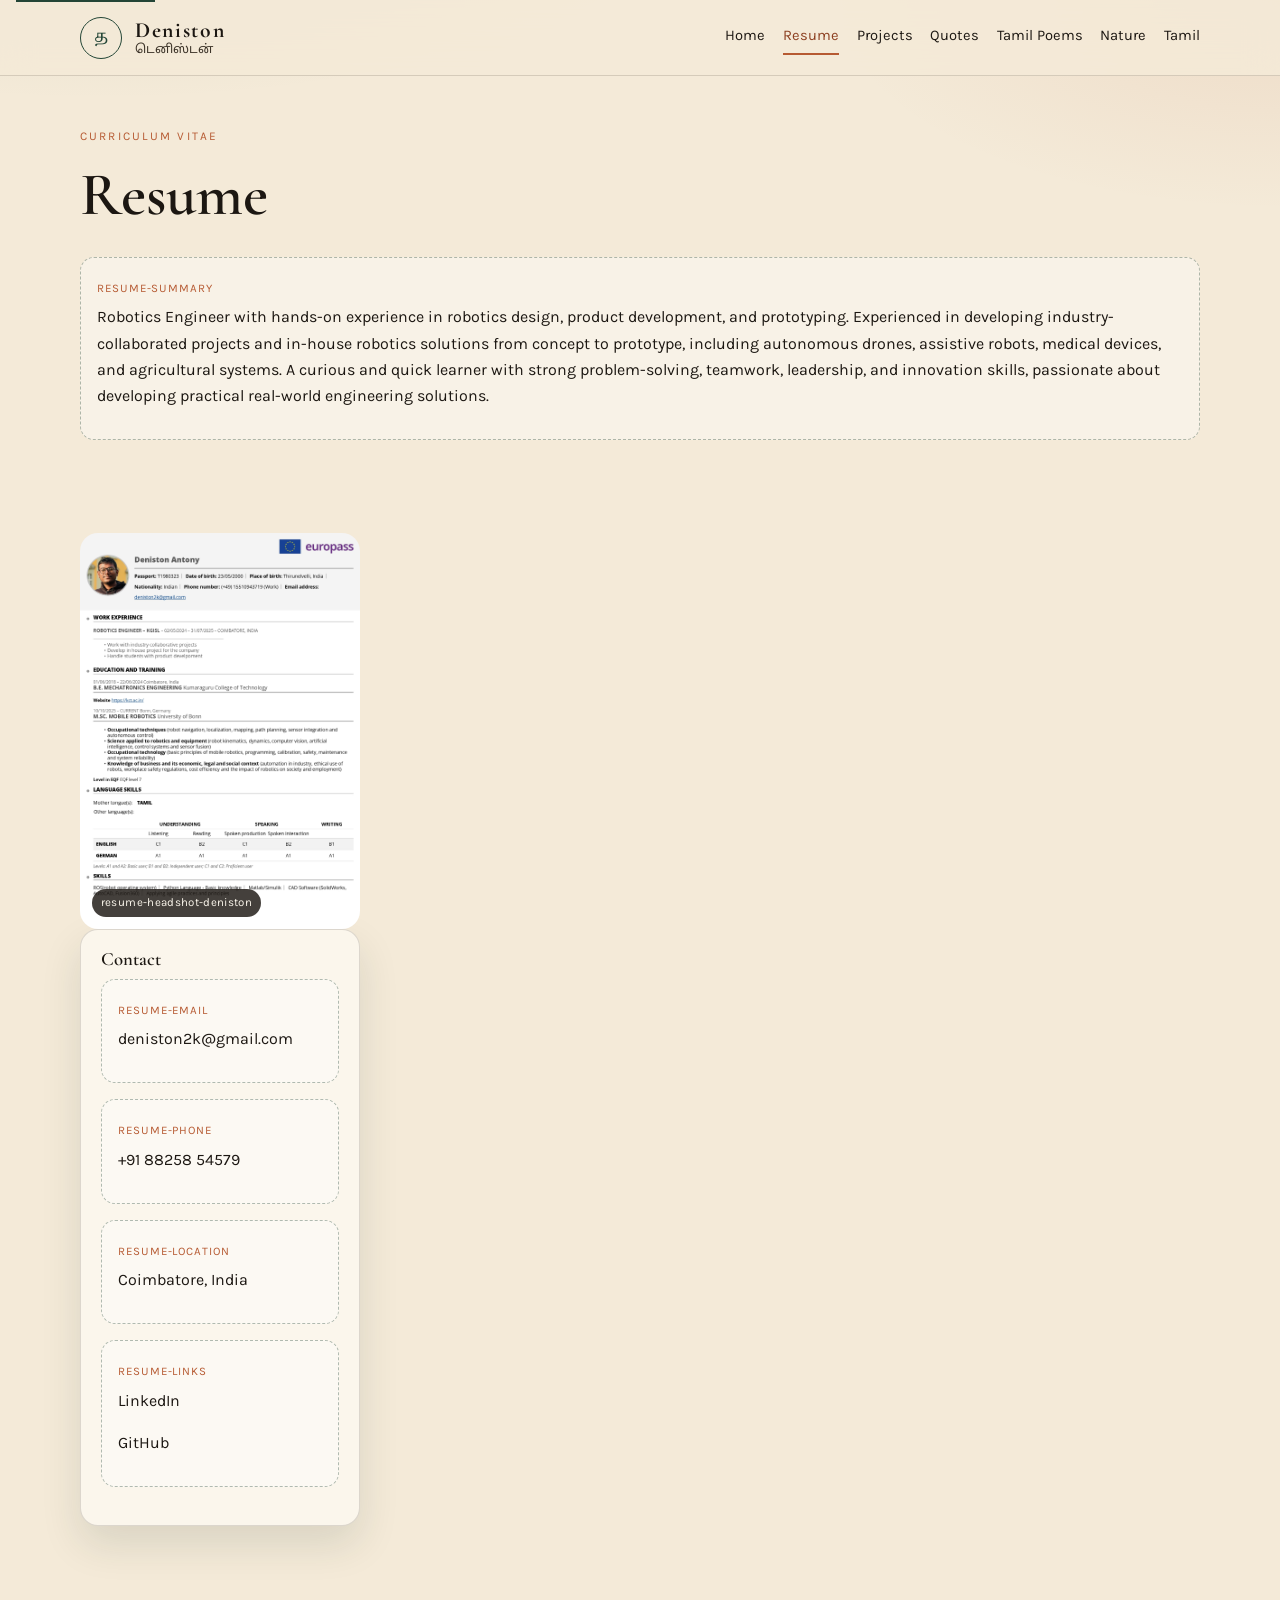
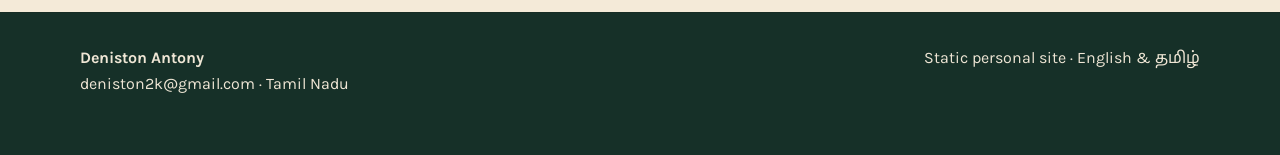
<file: resume.html>
<!DOCTYPE html>
<html lang="en">
<head>
  <meta charset="UTF-8">
  <meta name="viewport" content="width=device-width, initial-scale=1.0">
  <link rel="icon" href="images/favicon.svg" type="image/svg+xml">
  <title>Deniston | Resume</title>
  <link rel="preconnect" href="https://fonts.googleapis.com">
  <link rel="preconnect" href="https://fonts.gstatic.com" crossorigin>
  <link href="https://fonts.googleapis.com/css2?family=Cormorant+Garamond:ital,wght@0,500;0,600;0,700;1,500&family=Karla:wght@400;500;600;700&family=Noto+Sans+Tamil:wght@400;500;600&family=Noto+Serif+Tamil:wght@400;600;700&display=swap" rel="stylesheet">
  <link rel="stylesheet" href="css/style.css">
</head>
<body>
  <a class="skip-link" href="#main">Skip to content</a>
  <header class="site-header">
    <div class="header-inner">
      <a class="brand" href="index.html">
        <span class="brand-mark">த</span>
        <span class="brand-name">
          <strong>Deniston</strong>
          <span>டெனிஸ்டன்</span>
        </span>
      </a>
      <button class="nav-toggle" type="button" aria-expanded="false" aria-label="Open menu"><span></span><span></span><span></span></button>
      <nav class="site-nav" aria-label="Primary">
        <a href="index.html">Home</a>
        <a href="resume.html" aria-current="page">Resume</a>
        <a href="projects.html">Projects</a>
        <a href="quotes.html">Quotes</a>
        <a href="poems.html">Tamil Poems</a>
        <a href="nature.html">Nature</a>
        <a href="tamil.html">Tamil</a>
      </nav>
    </div>
  </header>

  <main id="main" class="wrap">
    <section class="page-hero">
      <p class="kicker">Curriculum vitae</p>
      <h1>Resume</h1>
      <div class="content-slot">
        <span class="slot-name">resume-summary</span>
        <p>Robotics Engineer with hands-on experience in robotics design, product development, and prototyping. Experienced in developing industry-collaborated projects and in-house robotics solutions from concept to prototype, including autonomous drones, assistive robots, medical devices, and agricultural systems. A curious and quick learner with strong problem-solving, teamwork, leadership, and innovation skills, passionate about developing practical real-world engineering solutions.</p>
      </div>
    </section>

    <section class="section resume-layout">
      <aside class="resume-side">
        <figure class="img-slot">
          <img src="images/resume-headshot-deniston-02.jpg" alt="Placeholder named resume-headshot-deniston">
          <figcaption class="slot-badge">resume-headshot-deniston</figcaption>
        </figure>
        <article class="resume-block">
          <h3>Contact</h3>
          <div class="content-slot">
            <span class="slot-name">resume-email</span>
            <p>deniston2k@gmail.com</p>
          </div>
          <div class="content-slot">
            <span class="slot-name">resume-phone</span>
            <p>+91 88258 54579</p>
          </div>
          <div class="content-slot">
            <span class="slot-name">resume-location</span>
            <p>Coimbatore, India</p>
          </div>
          <div class="content-slot">
            <span class="slot-name">resume-links</span>
            <p>
            <a href="https://www.linkedin.com/in/deniston-antony-802b48171/" target="_blank" rel="noopener noreferrer">LinkedIn</a></p>
            <p><a href="https://github.com/Deniston-Antony" target="_blank" rel="noopener noreferrer">GitHub</a>
            </p>
          </div>
        </article>
        <!-- <article class="resume-block">
          <h3>Skills</h3>
          <div class="content-slot">
            <span class="slot-name">resume-skills</span>
            <p>Skill one, skill two, skill three</p>
            <p>Language: English, Tamil, and others you add</p>
          </div>
        </article>
      </aside>

      <div>
        <article class="resume-block">
          <h3>Experience</h3>
          <ul class="timeline">
            <li>
              <p class="meta">Role one · Organization one · Years</p>
              <div class="content-slot">
                <span class="slot-name">resume-experience-one</span>
                <p>Job title, organization, dates, and 2–3 achievement lines.</p>
              </div>
            </li>
            <li>
              <p class="meta">Role two · Organization two · Years</p>
              <div class="content-slot">
                <span class="slot-name">resume-experience-two</span>
                <p>Job title, organization, dates, and 2–3 achievement lines.</p>
              </div>
            </li>
            <li>
              <p class="meta">Role three · Organization three · Years</p>
              <div class="content-slot">
                <span class="slot-name">resume-experience-three</span>
                <p>Job title, organization, dates, and 2–3 achievement lines.</p>
              </div>
            </li>
          </ul>
        </article>

        <article class="resume-block">
          <h3>Education</h3>
          <div class="content-slot">
            <span class="slot-name">resume-education-one</span>
            <p>Degree, institution, year — first education entry.</p>
          </div>
          <div class="content-slot">
            <span class="slot-name">resume-education-two</span>
            <p>Degree, institution, year — second education entry.</p>
          </div>
        </article>

        <article class="resume-block">
          <h3>Selected work</h3>
          <div class="content-slot">
            <span class="slot-name">resume-highlights</span>
            <p>List awards, publications, volunteer work, or certifications you want on the resume page.</p>
          </div>
        </article>
      </div> -->
    </section>
  </main>

  <footer class="site-footer">
    <div class="footer-inner">
      <div>
        <strong>Deniston Antony</strong>
        <p>deniston2k@gmail.com · Tamil Nadu</p>
      </div>
      <p>Static personal site · English &amp; தமிழ்</p>
    </div>
  </footer>
  <script src="js/main.js"></script>
</body>
</html>
</file>
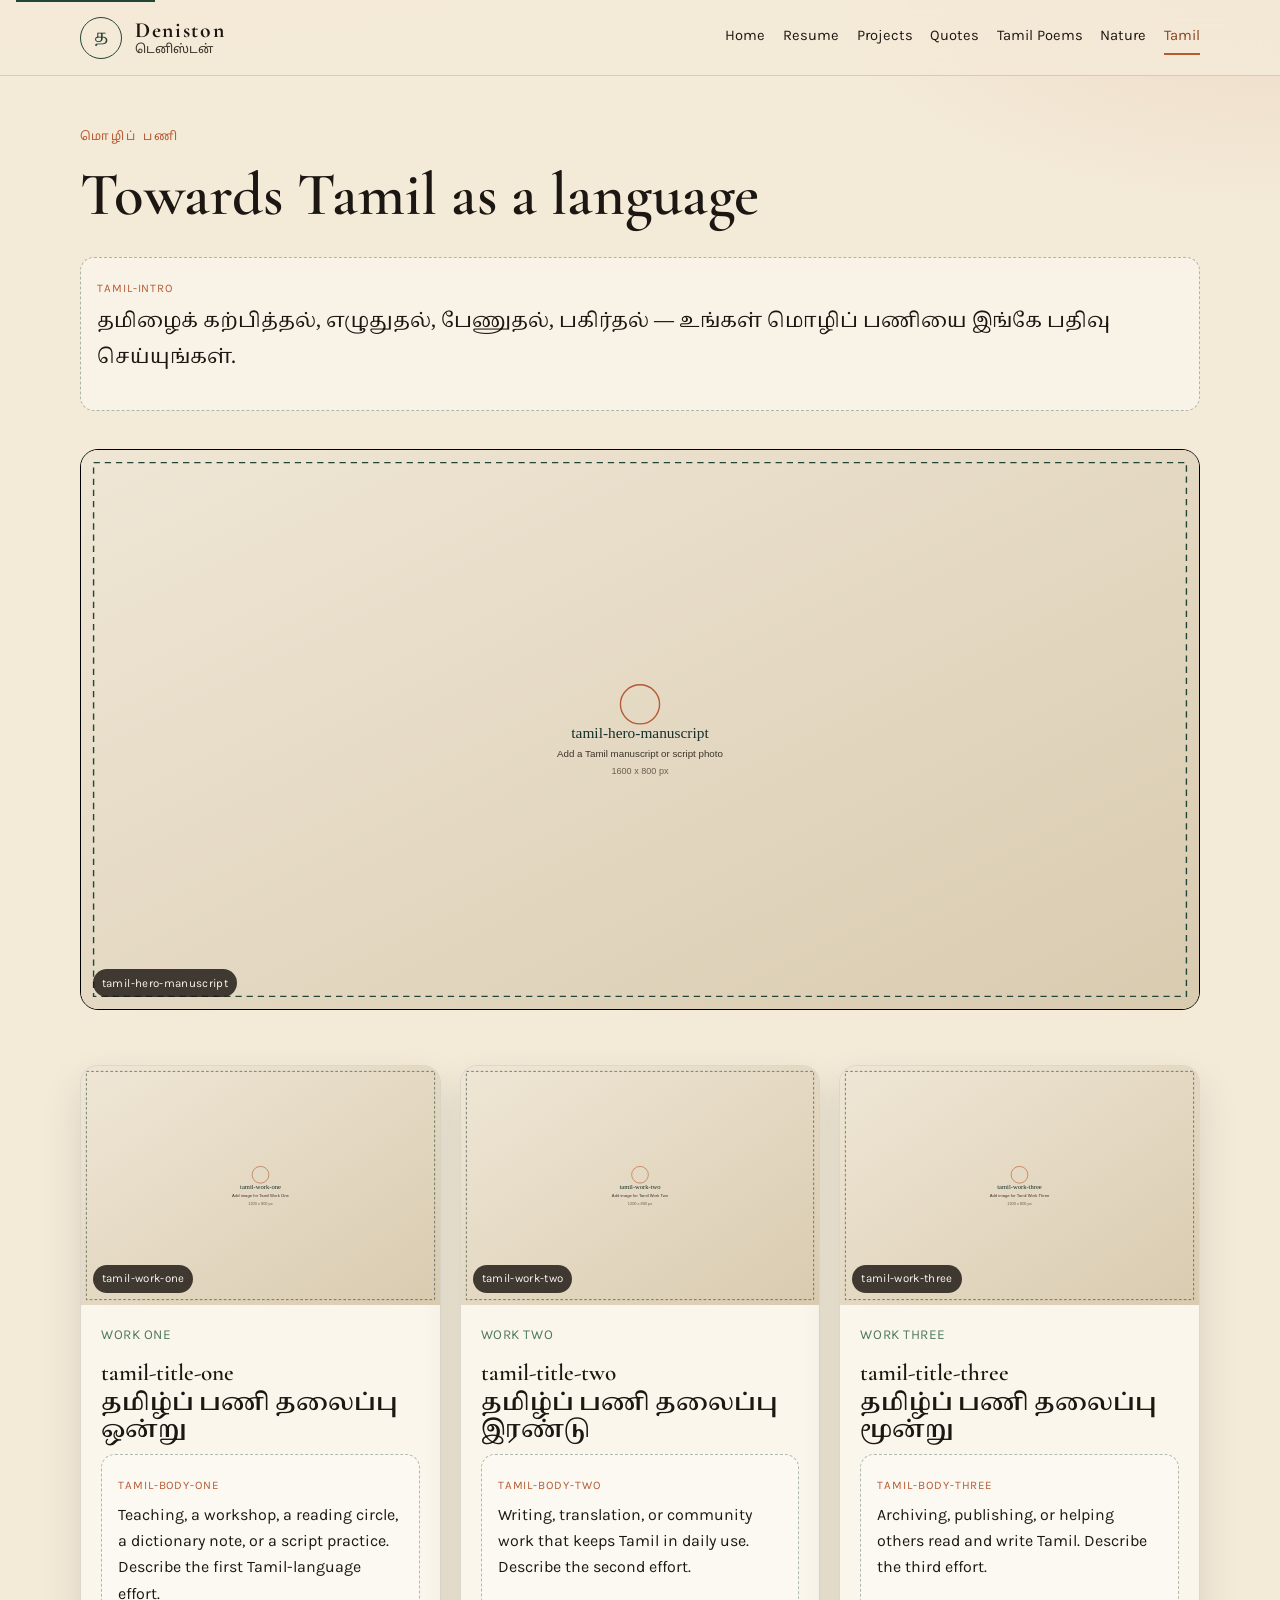
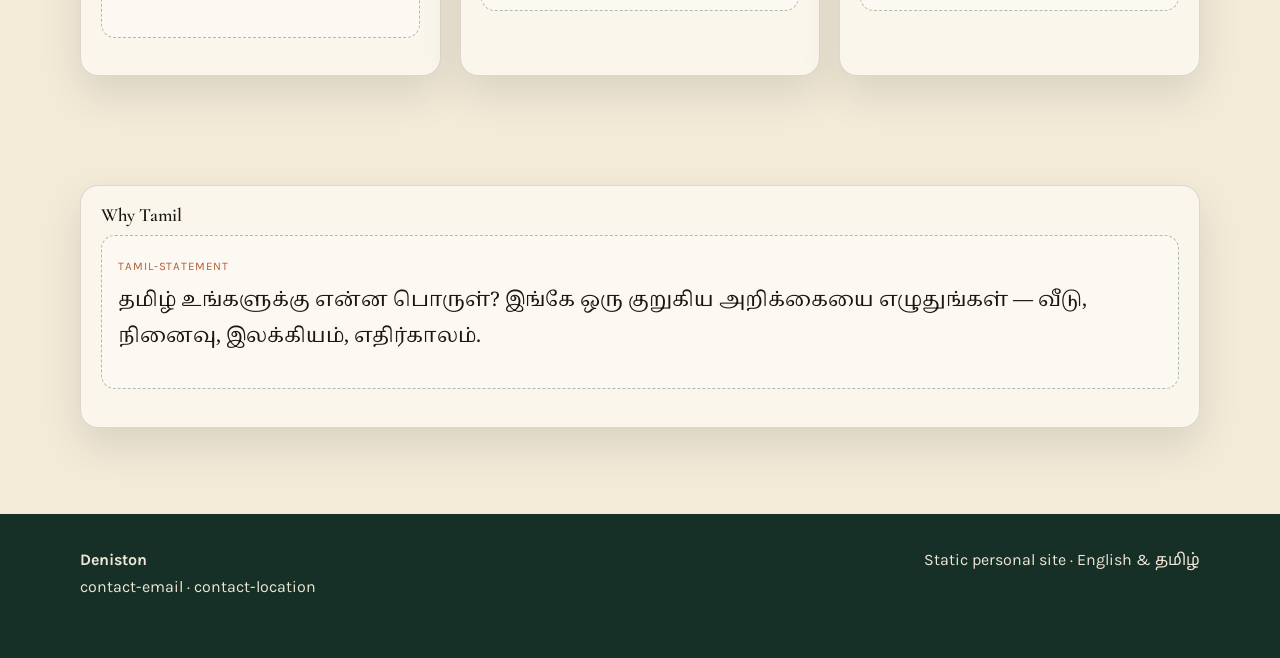
<file: tamil.html>
<!DOCTYPE html>
<html lang="ta">
<head>
  <meta charset="UTF-8">
  <meta name="viewport" content="width=device-width, initial-scale=1.0">
  <link rel="icon" href="images/favicon.svg" type="image/svg+xml">
  <title>Deniston | Towards Tamil</title>
  <link rel="preconnect" href="https://fonts.googleapis.com">
  <link rel="preconnect" href="https://fonts.gstatic.com" crossorigin>
  <link href="https://fonts.googleapis.com/css2?family=Cormorant+Garamond:ital,wght@0,500;0,600;0,700;1,500&family=Karla:wght@400;500;600;700&family=Noto+Sans+Tamil:wght@400;500;600&family=Noto+Serif+Tamil:wght@400;600;700&display=swap" rel="stylesheet">
  <link rel="stylesheet" href="css/style.css">
</head>
<body>
  <a class="skip-link" href="#main">Skip to content</a>
  <header class="site-header">
    <div class="header-inner">
      <a class="brand" href="index.html">
        <span class="brand-mark">த</span>
        <span class="brand-name">
          <strong>Deniston</strong>
          <span>டெனிஸ்டன்</span>
        </span>
      </a>
      <button class="nav-toggle" type="button" aria-expanded="false" aria-label="Open menu"><span></span><span></span><span></span></button>
      <nav class="site-nav" aria-label="Primary">
        <a href="index.html">Home</a>
        <a href="resume.html">Resume</a>
        <a href="projects.html">Projects</a>
        <a href="quotes.html">Quotes</a>
        <a href="poems.html">Tamil Poems</a>
        <a href="nature.html">Nature</a>
        <a href="tamil.html" aria-current="page">Tamil</a>
      </nav>
    </div>
  </header>

  <main id="main" class="wrap">
    <section class="page-hero">
      <p class="kicker">மொழிப் பணி</p>
      <h1>Towards Tamil as a language</h1>
      <div class="content-slot">
        <span class="slot-name">tamil-intro</span>
        <p class="tamil-text">தமிழைக் கற்பித்தல், எழுதுதல், பேணுதல், பகிர்தல் — உங்கள் மொழிப் பணியை இங்கே பதிவு செய்யுங்கள்.</p>
      </div>
    </section>

    <figure class="img-slot banner">
      <img src="images/tamil-hero-manuscript.svg" alt="Placeholder named tamil-hero-manuscript">
      <figcaption class="slot-badge">tamil-hero-manuscript</figcaption>
    </figure>

    <section class="section grid-3">
      <article class="card">
        <div class="img-slot">
          <img src="images/tamil-work-one.svg" alt="Placeholder named tamil-work-one">
          <span class="slot-badge">tamil-work-one</span>
        </div>
        <div class="card-body">
          <p class="meta">Work one</p>
          <h3>
            <span class="slot-name">tamil-title-one</span>
            தமிழ்ப் பணி தலைப்பு ஒன்று
          </h3>
          <div class="content-slot">
            <span class="slot-name">tamil-body-one</span>
            <p>Teaching, a workshop, a reading circle, a dictionary note, or a script practice. Describe the first Tamil-language effort.</p>
          </div>
        </div>
      </article>

      <article class="card">
        <div class="img-slot">
          <img src="images/tamil-work-two.svg" alt="Placeholder named tamil-work-two">
          <span class="slot-badge">tamil-work-two</span>
        </div>
        <div class="card-body">
          <p class="meta">Work two</p>
          <h3>
            <span class="slot-name">tamil-title-two</span>
            தமிழ்ப் பணி தலைப்பு இரண்டு
          </h3>
          <div class="content-slot">
            <span class="slot-name">tamil-body-two</span>
            <p>Writing, translation, or community work that keeps Tamil in daily use. Describe the second effort.</p>
          </div>
        </div>
      </article>

      <article class="card">
        <div class="img-slot">
          <img src="images/tamil-work-three.svg" alt="Placeholder named tamil-work-three">
          <span class="slot-badge">tamil-work-three</span>
        </div>
        <div class="card-body">
          <p class="meta">Work three</p>
          <h3>
            <span class="slot-name">tamil-title-three</span>
            தமிழ்ப் பணி தலைப்பு மூன்று
          </h3>
          <div class="content-slot">
            <span class="slot-name">tamil-body-three</span>
            <p>Archiving, publishing, or helping others read and write Tamil. Describe the third effort.</p>
          </div>
        </div>
      </article>
    </section>

    <section class="section">
      <article class="resume-block">
        <h3>Why Tamil</h3>
        <div class="content-slot">
          <span class="slot-name">tamil-statement</span>
          <p class="tamil-text">தமிழ் உங்களுக்கு என்ன பொருள்? இங்கே ஒரு குறுகிய அறிக்கையை எழுதுங்கள் — வீடு, நினைவு, இலக்கியம், எதிர்காலம்.</p>
        </div>
      </article>
    </section>
  </main>

  <footer class="site-footer">
    <div class="footer-inner">
      <div>
        <strong>Deniston</strong>
        <p>contact-email · contact-location</p>
      </div>
      <p>Static personal site · English &amp; தமிழ்</p>
    </div>
  </footer>
  <script src="js/main.js"></script>
</body>
</html>
</file>
<file: css/style.css>
:root {
  --ink: #1c1712;
  --ink-soft: #3d3429;
  --leaf: #234536;
  --leaf-deep: #163028;
  --moss: #4e7a5c;
  --clay: #b65a32;
  --clay-deep: #8c3f20;
  --gold: #b8923a;
  --paper: #f4ead8;
  --parchment: #ebe0c8;
  --cream: #fbf6ec;
  --line: rgba(28, 23, 18, 0.14);
  --shadow: 0 18px 40px rgba(22, 48, 40, 0.12);
  --radius: 18px;
  --max: 1120px;
  --header: 76px;
  --serif: "Cormorant Garamond", "Noto Serif Tamil", Georgia, serif;
  --sans: "Karla", "Noto Sans Tamil", sans-serif;
  --tamil-serif: "Noto Serif Tamil", "Cormorant Garamond", serif;
}

*,
*::before,
*::after {
  box-sizing: border-box;
}

html {
  scroll-behavior: smooth;
}

body {
  margin: 0;
  color: var(--ink);
  background:
    radial-gradient(1200px 500px at 8% -10%, rgba(78, 122, 92, 0.16), transparent 55%),
    radial-gradient(900px 420px at 100% 0%, rgba(182, 90, 50, 0.1), transparent 50%),
    var(--paper);
  font-family: var(--sans);
  line-height: 1.65;
  min-height: 100vh;
}

img {
  max-width: 100%;
  display: block;
}

a {
  color: inherit;
  text-decoration: none;
}

h1,
h2,
h3,
h4 {
  font-family: var(--serif);
  line-height: 1.15;
  margin: 0 0 0.45em;
  font-weight: 600;
}

p {
  margin: 0 0 1em;
}

.skip-link {
  position: absolute;
  left: 1rem;
  top: -40px;
  background: var(--leaf);
  color: var(--cream);
  padding: 0.5rem 0.8rem;
  z-index: 100;
}

.skip-link:focus {
  top: 0.6rem;
}

.site-header {
  position: sticky;
  top: 0;
  z-index: 40;
  height: var(--header);
  display: flex;
  align-items: center;
  backdrop-filter: blur(16px);
  background: rgba(244, 234, 216, 0.88);
  border-bottom: 1px solid var(--line);
}

.header-inner,
.footer-inner,
.wrap {
  width: min(var(--max), calc(100% - 2.4rem));
  margin: 0 auto;
}

.header-inner {
  display: flex;
  align-items: center;
  justify-content: space-between;
  gap: 1rem;
}

.brand {
  display: flex;
  align-items: center;
  gap: 0.8rem;
}

.brand-mark {
  width: 42px;
  height: 42px;
  border: 1.5px solid var(--leaf);
  border-radius: 50%;
  display: grid;
  place-items: center;
  font-family: var(--tamil-serif);
  color: var(--leaf);
  font-size: 1.05rem;
}

.brand-name {
  display: flex;
  flex-direction: column;
  line-height: 1.1;
}

.brand-name strong {
  font-family: var(--serif);
  font-size: 1.35rem;
  letter-spacing: 0.08em;
}

.brand-name span {
  font-size: 0.78rem;
  color: var(--ink-soft);
}

.nav-toggle {
  display: none;
  border: 1px solid var(--line);
  background: var(--cream);
  width: 44px;
  height: 44px;
  border-radius: 10px;
  cursor: pointer;
}

.nav-toggle span {
  display: block;
  width: 18px;
  height: 1.5px;
  margin: 4px auto;
  background: var(--ink);
}

.site-nav {
  display: flex;
  gap: 0.2rem 1.1rem;
  flex-wrap: wrap;
  justify-content: flex-end;
}

.site-nav a {
  font-size: 0.92rem;
  padding: 0.3rem 0;
  border-bottom: 2px solid transparent;
}

.site-nav a:hover,
.site-nav a[aria-current="page"] {
  border-bottom-color: var(--clay);
  color: var(--clay-deep);
}

.hero {
  padding: 4.5rem 0 3.2rem;
  display: grid;
  grid-template-columns: 1.15fr 0.85fr;
  gap: 3rem;
  align-items: center;
}

.kicker {
  text-transform: uppercase;
  letter-spacing: 0.18em;
  font-size: 0.74rem;
  color: var(--clay);
  margin-bottom: 0.8rem;
}

.hero h1 {
  font-size: clamp(2.6rem, 6vw, 4.6rem);
  margin-bottom: 0.2rem;
}

.tamil-lead {
  font-family: var(--tamil-serif);
  font-size: clamp(1.2rem, 2.4vw, 1.7rem);
  color: var(--leaf);
  margin-bottom: 1.2rem;
}

.lede {
  font-size: 1.12rem;
  max-width: 42rem;
  color: var(--ink-soft);
}

.actions {
  display: flex;
  gap: 0.8rem;
  flex-wrap: wrap;
  margin-top: 1.6rem;
}

.btn {
  display: inline-flex;
  align-items: center;
  justify-content: center;
  min-height: 46px;
  padding: 0.55rem 1.15rem;
  border-radius: 999px;
  border: 1px solid var(--leaf);
  font-weight: 600;
}

.btn-primary {
  background: var(--leaf);
  color: var(--cream);
}

.btn-ghost {
  background: transparent;
}

.btn:hover {
  transform: translateY(-1px);
}

.section {
  padding: 3.4rem 0;
}

.section-head {
  display: flex;
  justify-content: space-between;
  gap: 1rem;
  align-items: end;
  margin-bottom: 1.6rem;
}

.section h2 {
  font-size: clamp(1.8rem, 3.4vw, 2.6rem);
}

.section-head p {
  max-width: 28rem;
  color: var(--ink-soft);
  margin: 0;
}

.grid-3,
.grid-2,
.quote-grid,
.poem-grid {
  display: grid;
  gap: 1.2rem;
}

.grid-3 {
  grid-template-columns: repeat(3, 1fr);
}

.grid-2 {
  grid-template-columns: 1fr 1fr;
}

.card,
.quote-card,
.poem-card,
.resume-block {
  background: var(--cream);
  border: 1px solid var(--line);
  border-radius: var(--radius);
  box-shadow: var(--shadow);
  overflow: hidden;
}

.card-body,
.quote-card,
.poem-card,
.resume-block {
  padding: 1.2rem 1.25rem 1.35rem;
}

.card h3,
.quote-card h3,
.poem-card h3 {
  font-size: 1.45rem;
}

.meta {
  color: var(--moss);
  font-size: 0.85rem;
  letter-spacing: 0.04em;
  text-transform: uppercase;
}

figure {
  margin: 0;
}

.img-slot {
  position: relative;
  background:
    linear-gradient(135deg, rgba(35, 69, 54, 0.08), rgba(182, 90, 50, 0.1)),
    repeating-linear-gradient(
      45deg,
      transparent,
      transparent 10px,
      rgba(28, 23, 18, 0.03) 10px,
      rgba(28, 23, 18, 0.03) 11px
    );
  min-height: 220px;
  display: grid;
  place-items: center;
  overflow: hidden;
}

h3 .slot-name {
  display: block;
  margin-bottom: 0.25rem;
}

.img-slot img {
  width: 100%;
  height: 100%;
  min-height: 220px;
  object-fit: cover;
}

.img-slot.portrait {
  min-height: 460px;
  aspect-ratio: 4 / 5;
  border-radius: 28px;
  border: 2px solid var(--line);
  box-shadow: var(--shadow);
}

.img-slot.banner {
  min-height: 280px;
  border: 1px solid #000; 
  border-radius: var(--radius);
  overflow: hidden;
  position: relative;
  box-sizing: border-box;
}

.img-slot.wide {
  min-height: 320px;
}

code {
  font-size: 0.92em;
}

.card:hover {
  border-color: rgba(35, 69, 54, 0.35);
}

.slot-badge {
  position: absolute;
  left: 12px;
  bottom: 12px;
  background: rgba(28, 23, 18, 0.82);
  color: var(--cream);
  font-size: 0.72rem;
  padding: 0.28rem 0.55rem;
  border-radius: 999px;
  letter-spacing: 0.03em;
}

.slot-copy {
  text-align: center;
  padding: 1.4rem;
  color: var(--leaf-deep);
}

.slot-copy strong {
  display: block;
  font-family: var(--serif);
  font-size: 1.25rem;
  margin-bottom: 0.25rem;
}

.slot-copy span {
  font-size: 0.88rem;
  color: var(--ink-soft);
}

.content-slot {
  position: relative;
  border: 1px dashed rgba(35, 69, 54, 0.35);
  background: rgba(255, 255, 255, 0.38);
  border-radius: 14px;
  padding: 1rem 1rem 0.85rem;
  margin-bottom: 1rem;
}

.content-slot .slot-name {
  display: inline-block;
  font-size: 0.72rem;
  letter-spacing: 0.08em;
  text-transform: uppercase;
  color: var(--clay);
  margin-bottom: 0.4rem;
}

.page-hero {
  padding: 3.2rem 0 1.4rem;
}

.page-hero h1 {
  font-size: clamp(2.2rem, 5vw, 3.8rem);
}

.filter-bar {
  display: flex;
  gap: 0.5rem;
  flex-wrap: wrap;
  margin: 0 0 1.4rem;
}

.filter-bar button {
  border: 1px solid var(--line);
  background: var(--cream);
  border-radius: 999px;
  padding: 0.4rem 0.9rem;
  cursor: pointer;
  font-family: inherit;
}

.filter-bar button[aria-pressed="true"] {
  background: var(--leaf);
  color: var(--cream);
  border-color: var(--leaf);
}

.quote-card[data-lang="ta"] blockquote,
.tamil-text {
  font-family: var(--tamil-serif);
  font-size: 1.25rem;
  line-height: 1.8;
}

blockquote {
  margin: 0.4rem 0 0.8rem;
  font-family: var(--serif);
  font-size: 1.45rem;
  font-style: italic;
}

.poem-card {
  background:
    linear-gradient(180deg, rgba(255, 255, 255, 0.5), transparent 40%),
    var(--cream);
}

.poem-body {
  font-family: var(--tamil-serif);
  white-space: pre-line;
  font-size: 1.18rem;
  line-height: 2;
}

.resume-layout {
  display: grid;
  grid-template-columns: 280px 1fr;
  gap: 1.5rem;
}

.resume-side .img-slot {
  border-radius: 18px;
  min-height: 320px;
}

.resume-block + .resume-block {
  margin-top: 1rem;
}

.timeline {
  border-left: 2px solid var(--parchment);
  margin: 0;
  padding: 0 0 0 1.1rem;
}

.timeline li {
  list-style: none;
  margin: 0 0 1.1rem;
}

.site-footer {
  margin-top: 2rem;
  border-top: 1px solid var(--line);
  padding: 2rem 0 2.6rem;
  background: var(--leaf-deep);
  color: #efe6d5;
}

.footer-inner {
  display: flex;
  justify-content: space-between;
  gap: 1rem;
  flex-wrap: wrap;
}

.site-footer a {
  color: #f4ead8;
  text-decoration: underline;
  text-underline-offset: 3px;
}

.kolam {
  width: 100%;
  height: 18px;
  background-image: radial-gradient(circle, var(--gold) 1.4px, transparent 1.6px);
  background-size: 18px 18px;
  opacity: 0.45;
  margin: 1.4rem 0;
}

.hidden {
  display: none !important;
}

@media (max-width: 900px) {
  .hero,
  .resume-layout,
  .grid-3,
  .grid-2 {
    grid-template-columns: 1fr;
  }

  .nav-toggle {
    display: block;
  }

  .site-nav {
    display: none;
    position: absolute;
    top: var(--header);
    left: 0;
    right: 0;
    background: var(--cream);
    border-bottom: 1px solid var(--line);
    padding: 0.8rem 1.2rem 1.1rem;
    flex-direction: column;
  }

  .site-nav.open {
    display: flex;
  }

  .img-slot.portrait {
    min-height: 360px;
  }
}
</file>
